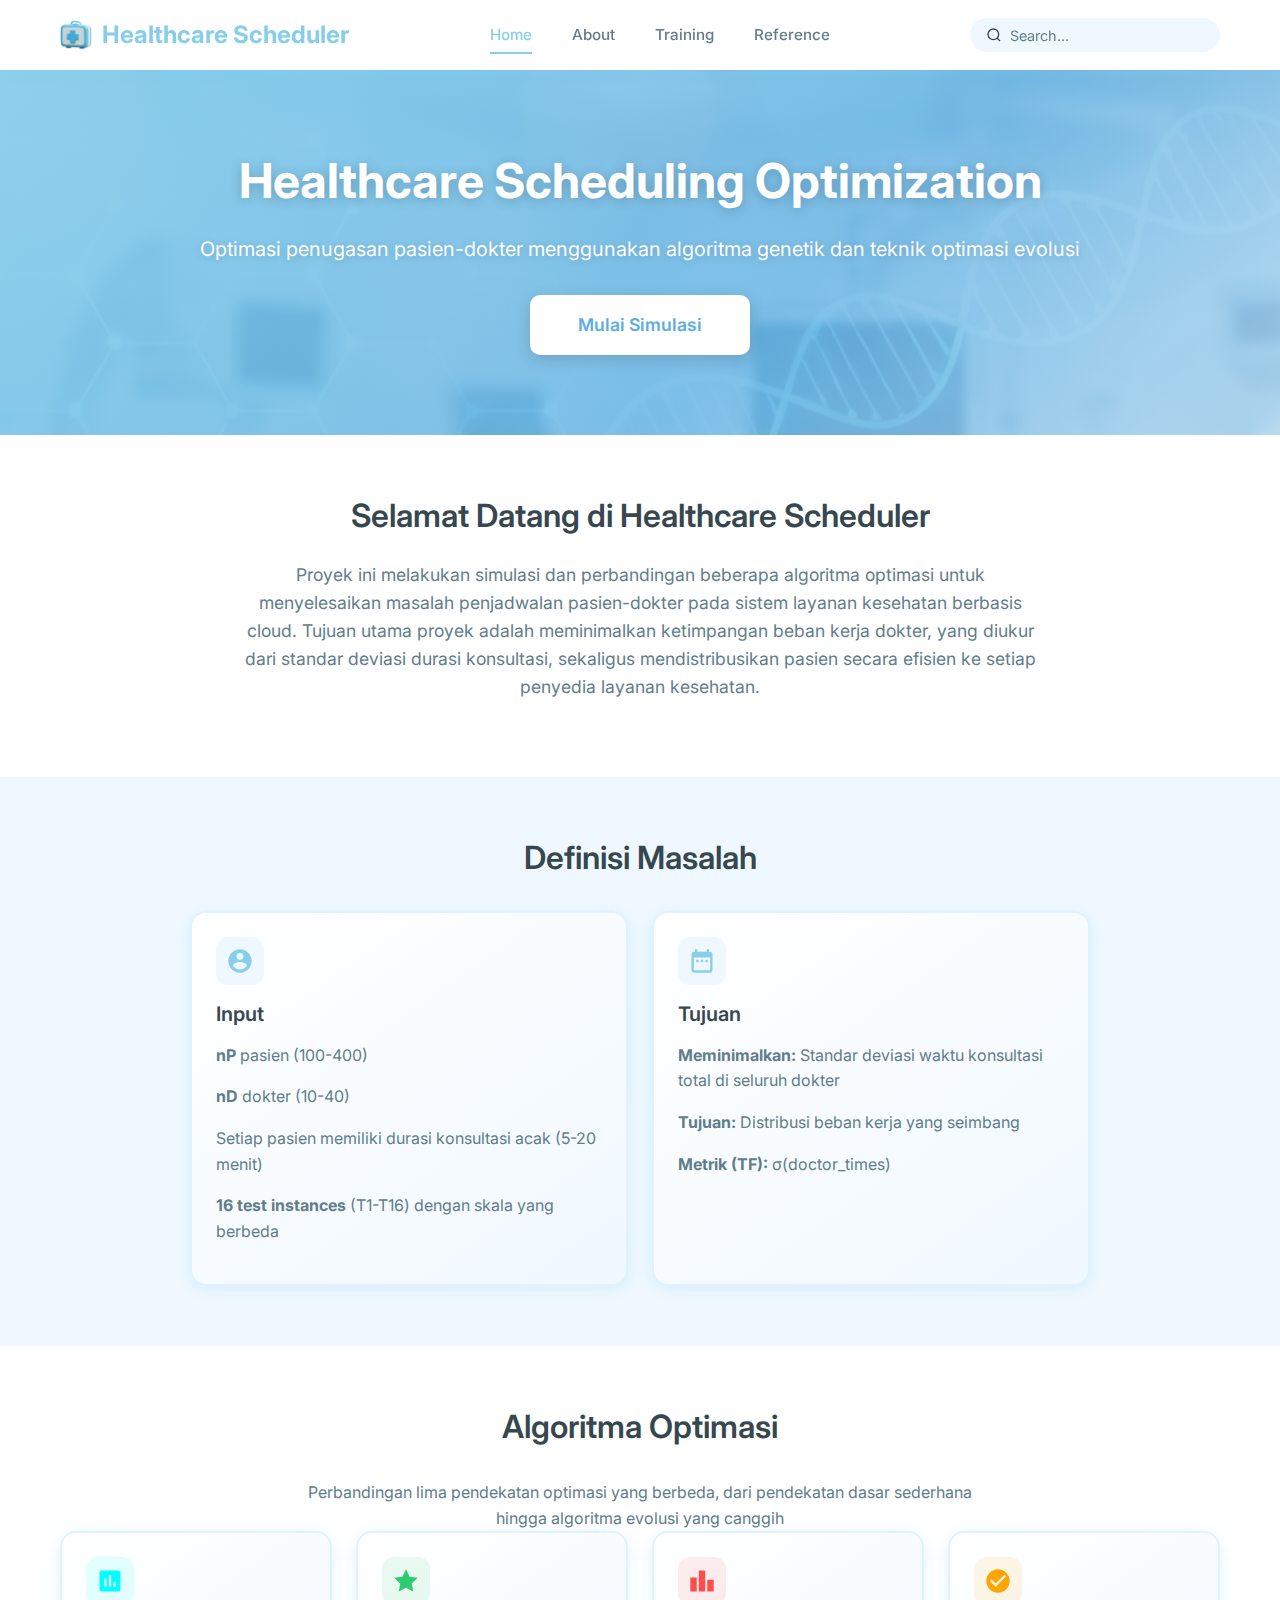
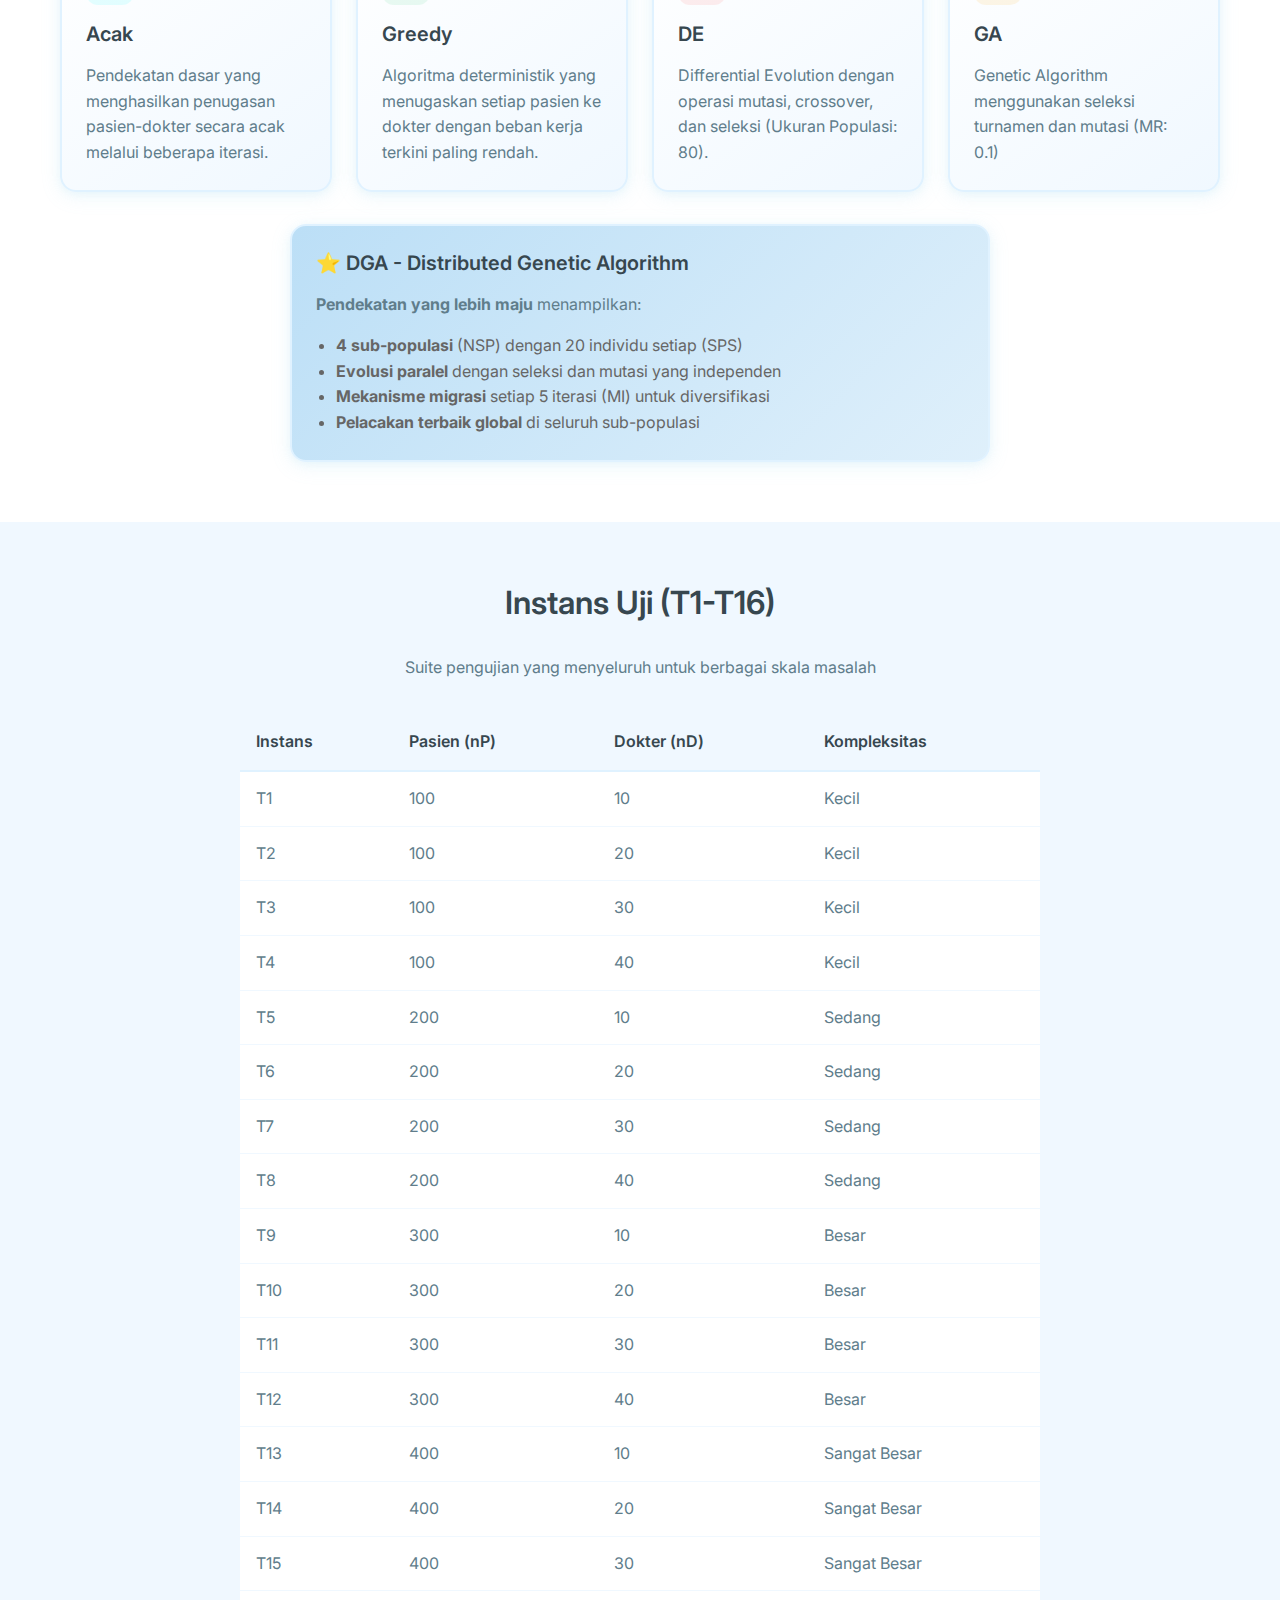
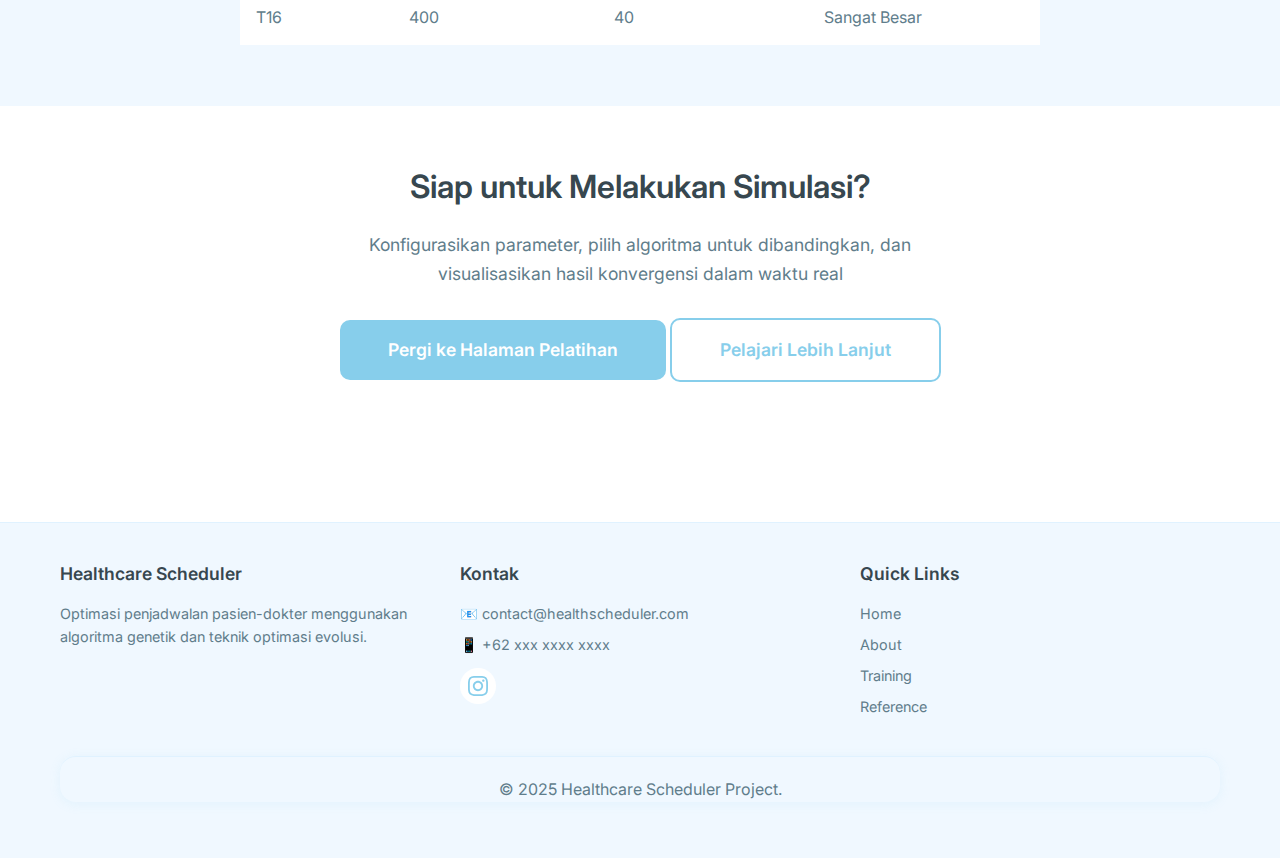
<file: index.html>
<!DOCTYPE html>
<html lang="en">
  <head>
    <meta charset="UTF-8" />
    <meta name="viewport" content="width=device-width, initial-scale=1.0" />
    <meta
      name="description"
      content="Cloud Healthcare Patient-Doctor Scheduling Optimization using Distributed Genetic Algorithm"
    />
    <title>Healthcare Scheduler - Cloud Optimization Platform</title>
    <link rel="stylesheet" href="css/halodoc-theme.css" />
  </head>
  <body class="page-home">
    <!-- ===== Navbar ===== -->
    <nav class="navbar">
      <div class="navbar-container">
        <a href="index.html" class="navbar-logo">
          <img src="images/Logo.png" alt="Logo" style="height: 32px" />
          Healthcare Scheduler
        </a>

        <ul class="navbar-menu">
          <li><a href="index.html">Home</a></li>
          <li><a href="about.html">About</a></li>
          <li><a href="training.html">Training</a></li>
          <li><a href="reference.html">Reference</a></li>
        </ul>

        <div class="navbar-search">
          <svg
            width="18"
            height="18"
            viewBox="0 0 24 24"
            fill="none"
            stroke="currentColor"
            stroke-width="2"
          >
            <circle cx="11" cy="11" r="8"></circle>
            <path d="m21 21-4.35-4.35"></path>
          </svg>
          <input type="text" placeholder="Search..." />
        </div>

        <button class="navbar-toggle">
          <span></span>
          <span></span>
          <span></span>
        </button>
      </div>
    </nav>

    <!-- ===== Hero Section ===== -->
    <section class="hero" style="padding: 80px 0">
      <div class="container">
        <h1>Healthcare Scheduling Optimization</h1>
        <p>
          Optimasi penugasan pasien-dokter menggunakan algoritma genetik dan
          teknik optimasi evolusi
        </p>
        <a
          href="training.html"
          class="btn btn-lg"
          style="background: white; color: #5dade2"
          >Mulai Simulasi</a
        >
      </div>
    </section>

    <!-- ===== Introduction Section ===== -->
    <section class="section">
      <div class="container">
        <div style="max-width: 800px; margin: 0 auto; text-align: center">
          <h2 class="mb-3">Selamat Datang di Healthcare Scheduler</h2>
          <p style="font-size: 1.1rem">
            Proyek ini melakukan simulasi dan perbandingan beberapa algoritma
            optimasi untuk menyelesaikan masalah penjadwalan pasien-dokter pada
            sistem layanan kesehatan berbasis cloud. Tujuan utama proyek adalah
            meminimalkan ketimpangan beban kerja dokter, yang diukur dari
            standar deviasi durasi konsultasi, sekaligus mendistribusikan pasien
            secara efisien ke setiap penyedia layanan kesehatan.
          </p>
        </div>
      </div>
    </section>

    <!-- ===== Problem Overview ===== -->
    <section class="section bg-light">
      <div class="container">
        <h2 class="text-center mb-4">Definisi Masalah</h2>
        <div class="grid grid-2" style="max-width: 900px; margin: 0 auto">
          <div class="card">
            <div class="card-icon">
              <svg
                width="28"
                height="28"
                viewBox="0 0 24 24"
                fill="currentColor"
              >
                <path
                  d="M12 2C6.48 2 2 6.48 2 12s4.48 10 10 10 10-4.48 10-10S17.52 2 12 2zm0 3c1.66 0 3 1.34 3 3s-1.34 3-3 3-3-1.34-3-3 1.34-3 3-3zm0 14.2c-2.5 0-4.71-1.28-6-3.22.03-1.99 4-3.08 6-3.08 1.99 0 5.97 1.09 6 3.08-1.29 1.94-3.5 3.22-6 3.22z"
                />
              </svg>
            </div>
            <h3 class="card-header">Input</h3>
            <div class="card-body">
              <p><strong>nP</strong> pasien (100-400)</p>
              <p><strong>nD</strong> dokter (10-40)</p>
              <p>Setiap pasien memiliki durasi konsultasi acak (5-20 menit)</p>
              <p>
                <strong>16 test instances</strong> (T1-T16) dengan skala yang
                berbeda
              </p>
            </div>
          </div>

          <div class="card">
            <div class="card-icon">
              <svg
                width="28"
                height="28"
                viewBox="0 0 24 24"
                fill="currentColor"
              >
                <path
                  d="M9 11H7v2h2v-2zm4 0h-2v2h2v-2zm4 0h-2v2h2v-2zm2-7h-1V2h-2v2H8V2H6v2H5c-1.11 0-1.99.9-1.99 2L3 20c0 1.1.89 2 2 2h14c1.1 0 2-.9 2-2V6c0-1.1-.9-2-2-2zm0 16H5V9h14v11z"
                />
              </svg>
            </div>
            <h3 class="card-header">Tujuan</h3>
            <div class="card-body">
              <p>
                <strong>Meminimalkan:</strong> Standar deviasi waktu konsultasi
                total di seluruh dokter
              </p>
              <p>
                <strong>Tujuan:</strong> Distribusi beban kerja yang seimbang
              </p>
              <p><strong>Metrik (TF):</strong> σ(doctor_times)</p>
            </div>
          </div>
        </div>
      </div>
    </section>

    <!-- ===== Algorithms Section ===== -->
    <section class="section">
      <div class="container">
        <h2 class="text-center mb-4">Algoritma Optimasi</h2>
        <p class="text-center mb-4" style="max-width: 700px; margin: 0 auto">
          Perbandingan lima pendekatan optimasi yang berbeda, dari pendekatan
          dasar sederhana hingga algoritma evolusi yang canggih
        </p>

        <div class="grid grid-4">
          <div class="card">
            <div
              class="card-icon"
              style="background: rgba(0, 255, 255, 0.1); color: cyan"
            >
              <svg
                width="28"
                height="28"
                viewBox="0 0 24 24"
                fill="currentColor"
              >
                <path
                  d="M19 3H5c-1.1 0-2 .9-2 2v14c0 1.1.9 2 2 2h14c1.1 0 2-.9 2-2V5c0-1.1-.9-2-2-2zM9 17H7v-7h2v7zm4 0h-2V7h2v10zm4 0h-2v-4h2v4z"
                />
              </svg>
            </div>
            <h3 class="card-header">Acak</h3>
            <div class="card-body">
              Pendekatan dasar yang menghasilkan penugasan pasien-dokter secara
              acak melalui beberapa iterasi.
            </div>
          </div>

          <div class="card">
            <div
              class="card-icon"
              style="background: rgba(46, 204, 113, 0.1); color: #2ecc71"
            >
              <svg
                width="28"
                height="28"
                viewBox="0 0 24 24"
                fill="currentColor"
              >
                <path
                  d="M12 2l3.09 6.26L22 9.27l-5 4.87 1.18 6.88L12 17.77l-6.18 3.25L7 14.14 2 9.27l6.91-1.01L12 2z"
                />
              </svg>
            </div>
            <h3 class="card-header">Greedy</h3>
            <div class="card-body">
              Algoritma deterministik yang menugaskan setiap pasien ke dokter
              dengan beban kerja terkini paling rendah.
            </div>
          </div>

          <div class="card">
            <div
              class="card-icon"
              style="background: rgba(255, 77, 77, 0.1); color: #ff4d4d"
            >
              <svg
                width="28"
                height="28"
                viewBox="0 0 24 24"
                fill="currentColor"
              >
                <path
                  d="M7.5 21H2V9h5.5v12zm7.25-18h-5.5v18h5.5V3zM22 11h-5.5v10H22V11z"
                />
              </svg>
            </div>
            <h3 class="card-header">DE</h3>
            <div class="card-body">
              Differential Evolution dengan operasi mutasi, crossover, dan
              seleksi (Ukuran Populasi: 80).
            </div>
          </div>

          <div class="card">
            <div
              class="card-icon"
              style="background: rgba(255, 165, 0, 0.1); color: orange"
            >
              <svg
                width="28"
                height="28"
                viewBox="0 0 24 24"
                fill="currentColor"
              >
                <path
                  d="M12 2C6.48 2 2 6.48 2 12s4.48 10 10 10 10-4.48 10-10S17.52 2 12 2zm-2 15l-5-5 1.41-1.41L10 14.17l7.59-7.59L19 8l-9 9z"
                />
              </svg>
            </div>
            <h3 class="card-header">GA</h3>
            <div class="card-body">
              Genetic Algorithm menggunakan seleksi turnamen dan mutasi (MR:
              0.1)
            </div>
          </div>
        </div>

        <div
          class="card mt-4"
          style="
            max-width: 700px;
            margin: 32px auto 0;
            background: linear-gradient(
              135deg,
              rgba(100, 181, 235, 0.434),
              rgba(100, 181, 235, 0.208)
            );
          "
        >
          <h3 class="card-header color: #666">
            ⭐ DGA - Distributed Genetic Algorithm
          </h3>
          <div class="card-body">
            <p><strong>Pendekatan yang lebih maju</strong> menampilkan:</p>
            <ul style="margin-left: 20px; color: #666">
              <li>
                <strong>4 sub-populasi</strong> (NSP) dengan 20 individu setiap
                (SPS)
              </li>
              <li>
                <strong>Evolusi paralel</strong> dengan seleksi dan mutasi yang
                independen
              </li>
              <li>
                <strong>Mekanisme migrasi</strong> setiap 5 iterasi (MI) untuk
                diversifikasi
              </li>
              <li>
                <strong>Pelacakan terbaik global</strong> di seluruh
                sub-populasi
              </li>
            </ul>
          </div>
        </div>
      </div>
    </section>

    <!-- ===== Test Instances ===== -->
    <section class="section bg-light">
      <div class="container">
        <h2 class="text-center mb-4">Instans Uji (T1-T16)</h2>
        <p class="text-center mb-4">
          Suite pengujian yang menyeluruh untuk berbagai skala masalah
        </p>

        <div class="table-container" style="max-width: 800px; margin: 0 auto">
          <table class="table">
            <thead>
              <tr>
                <th>Instans</th>
                <th>Pasien (nP)</th>
                <th>Dokter (nD)</th>
                <th>Kompleksitas</th>
              </tr>
            </thead>
            <tbody>
              <tr>
                <td>T1</td>
                <td>100</td>
                <td>10</td>
                <td>Kecil</td>
              </tr>
              <tr>
                <td>T2</td>
                <td>100</td>
                <td>20</td>
                <td>Kecil</td>
              </tr>
              <tr>
                <td>T3</td>
                <td>100</td>
                <td>30</td>
                <td>Kecil</td>
              </tr>
              <tr>
                <td>T4</td>
                <td>100</td>
                <td>40</td>
                <td>Kecil</td>
              </tr>
              <tr>
                <td>T5</td>
                <td>200</td>
                <td>10</td>
                <td>Sedang</td>
              </tr>
              <tr>
                <td>T6</td>
                <td>200</td>
                <td>20</td>
                <td>Sedang</td>
              </tr>
              <tr>
                <td>T7</td>
                <td>200</td>
                <td>30</td>
                <td>Sedang</td>
              </tr>
              <tr>
                <td>T8</td>
                <td>200</td>
                <td>40</td>
                <td>Sedang</td>
              </tr>
              <tr>
                <td>T9</td>
                <td>300</td>
                <td>10</td>
                <td>Besar</td>
              </tr>
              <tr>
                <td>T10</td>
                <td>300</td>
                <td>20</td>
                <td>Besar</td>
              </tr>
              <tr>
                <td>T11</td>
                <td>300</td>
                <td>30</td>
                <td>Besar</td>
              </tr>
              <tr>
                <td>T12</td>
                <td>300</td>
                <td>40</td>
                <td>Besar</td>
              </tr>
              <tr>
                <td>T13</td>
                <td>400</td>
                <td>10</td>
                <td>Sangat Besar</td>
              </tr>
              <tr>
                <td>T14</td>
                <td>400</td>
                <td>20</td>
                <td>Sangat Besar</td>
              </tr>
              <tr>
                <td>T15</td>
                <td>400</td>
                <td>30</td>
                <td>Sangat Besar</td>
              </tr>
              <tr>
                <td>T16</td>
                <td>400</td>
                <td>40</td>
                <td>Sangat Besar</td>
              </tr>
            </tbody>
          </table>
        </div>
      </div>
    </section>

    <!-- ===== CTA Section ===== -->
    <section class="section">
      <div class="container text-center">
        <h2 class="mb-3">Siap untuk Melakukan Simulasi?</h2>
        <p
          class="mb-4"
          style="font-size: 1.1rem; max-width: 600px; margin: 0 auto 30px"
        >
          Konfigurasikan parameter, pilih algoritma untuk dibandingkan, dan
          visualisasikan hasil konvergensi dalam waktu real
        </p>
        <a href="training.html" class="btn btn-primary btn-lg"
          >Pergi ke Halaman Pelatihan</a
        >
        <a href="about.html" class="btn btn-outline btn-lg ml-2"
          >Pelajari Lebih Lanjut</a
        >
      </div>
    </section>

    <!-- ===== Footer ===== -->
    <footer class="footer">
      <div class="footer-container">
        <div class="footer-content">
          <div class="footer-section">
            <h4>Healthcare Scheduler</h4>
            <p>
              Optimasi penjadwalan pasien-dokter menggunakan algoritma genetik
              dan teknik optimasi evolusi.
            </p>
          </div>

          <div class="footer-section">
            <h4>Kontak</h4>
            <p>📧 contact@healthscheduler.com</p>
            <p>📱 +62 xxx xxxx xxxx</p>
            <div class="footer-social">
              <a href="#" title="Instagram">
                <svg
                  width="20"
                  height="20"
                  viewBox="0 0 24 24"
                  fill="currentColor"
                >
                  <path
                    d="M12 2.163c3.204 0 3.584.012 4.85.07 3.252.148 4.771 1.691 4.919 4.919.058 1.265.069 1.645.069 4.849 0 3.205-.012 3.584-.069 4.849-.149 3.225-1.664 4.771-4.919 4.919-1.266.058-1.644.07-4.85.07-3.204 0-3.584-.012-4.849-.07-3.26-.149-4.771-1.699-4.919-4.92-.058-1.265-.07-1.644-.07-4.849 0-3.204.013-3.583.07-4.849.149-3.227 1.664-4.771 4.919-4.919 1.266-.057 1.645-.069 4.849-.069zm0-2.163c-3.259 0-3.667.014-4.947.072-4.358.2-6.78 2.618-6.98 6.98-.059 1.281-.073 1.689-.073 4.948 0 3.259.014 3.668.072 4.948.2 4.358 2.618 6.78 6.98 6.98 1.281.058 1.689.072 4.948.072 3.259 0 3.668-.014 4.948-.072 4.354-.2 6.782-2.618 6.979-6.98.059-1.28.073-1.689.073-4.948 0-3.259-.014-3.667-.072-4.947-.196-4.354-2.617-6.78-6.979-6.98-1.281-.059-1.69-.073-4.949-.073zm0 5.838c-3.403 0-6.162 2.759-6.162 6.162s2.759 6.163 6.162 6.163 6.162-2.759 6.162-6.163c0-3.403-2.759-6.162-6.162-6.162zm0 10.162c-2.209 0-4-1.79-4-4 0-2.209 1.791-4 4-4s4 1.791 4 4c0 2.21-1.791 4-4 4zm6.406-11.845c-.796 0-1.441.645-1.441 1.44s.645 1.44 1.441 1.44c.795 0 1.439-.645 1.439-1.44s-.644-1.44-1.439-1.44z"
                  />
                </svg>
              </a>
            </div>
          </div>

          <div class="footer-section">
            <h4>Quick Links</h4>
            <p><a href="index.html">Home</a></p>
            <p><a href="about.html">About</a></p>
            <p><a href="training.html">Training</a></p>
            <p><a href="reference.html">Reference</a></p>
          </div>
        </div>

        <div class="footer-bottom">
          <p>&copy; 2025 Healthcare Scheduler Project.</p>
        </div>
      </div>
    </footer>

    <script src="js/main.js"></script>
  </body>
</html>
</file>
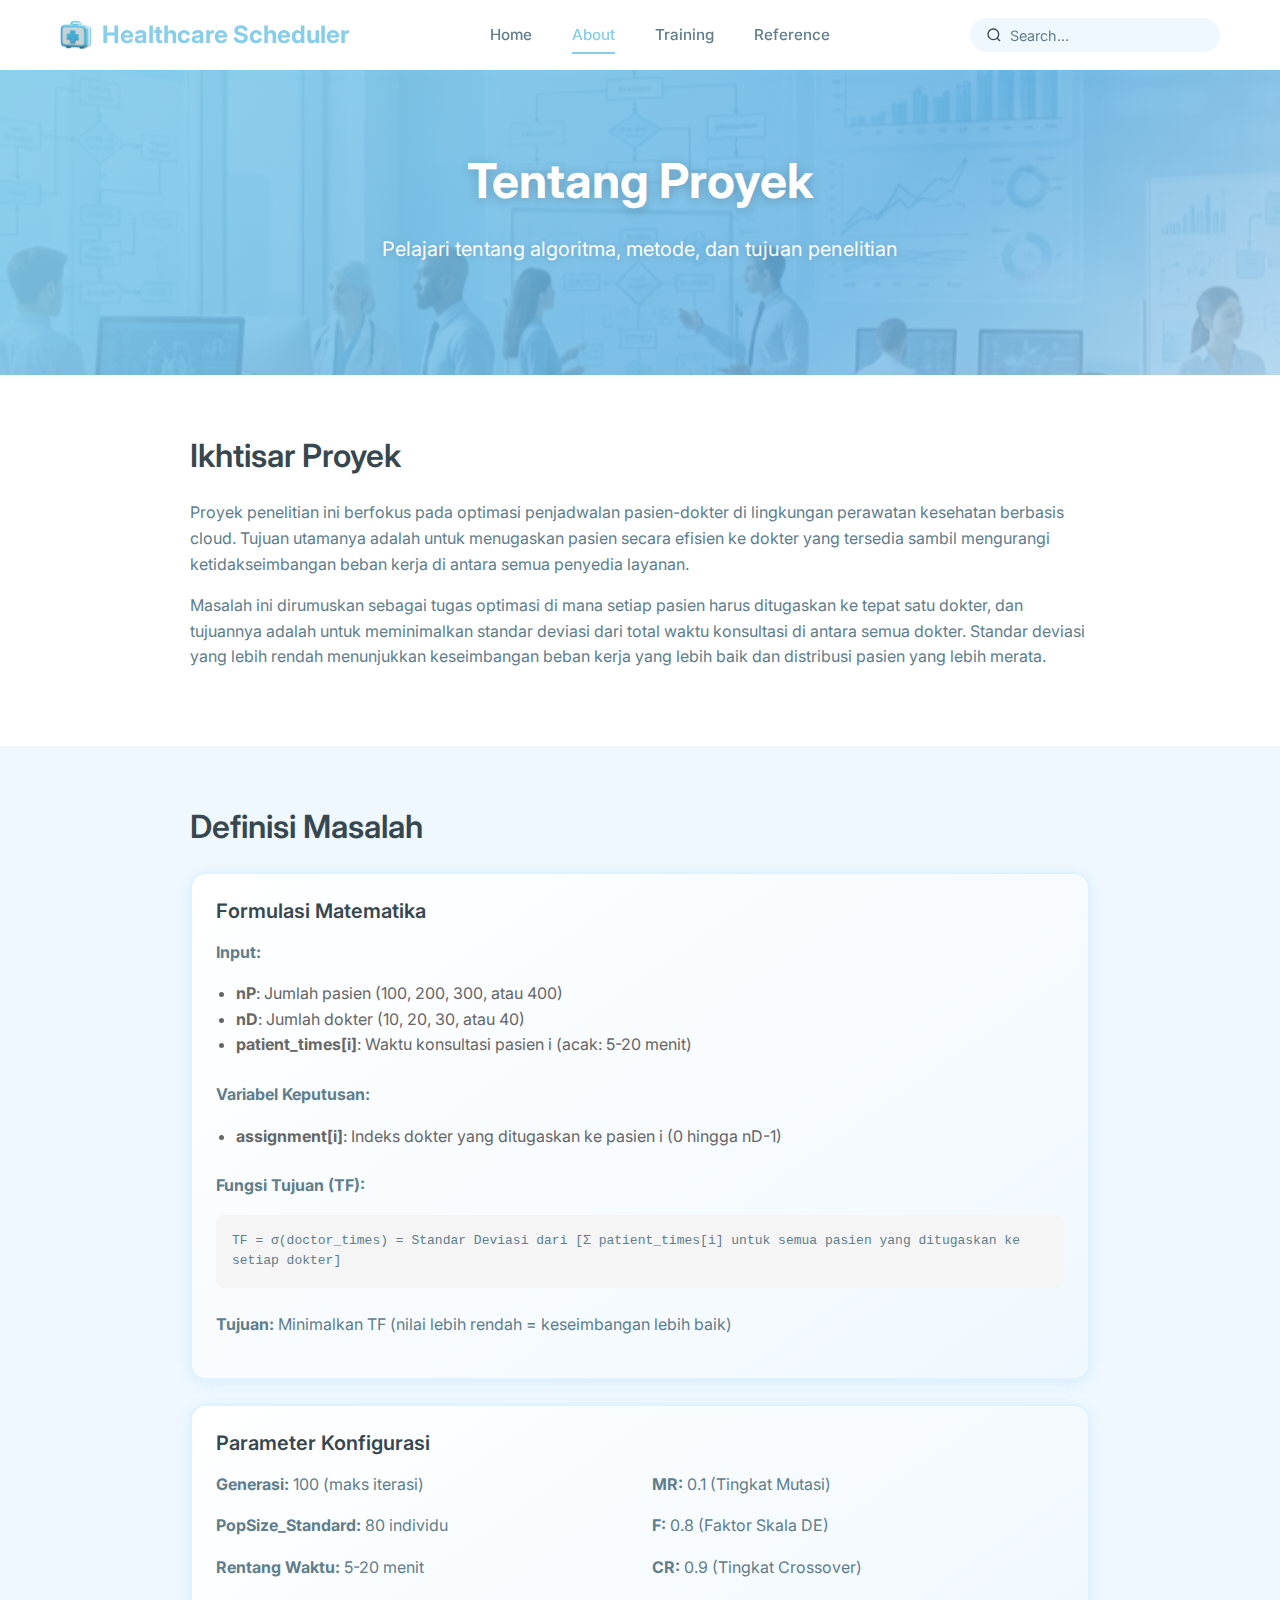
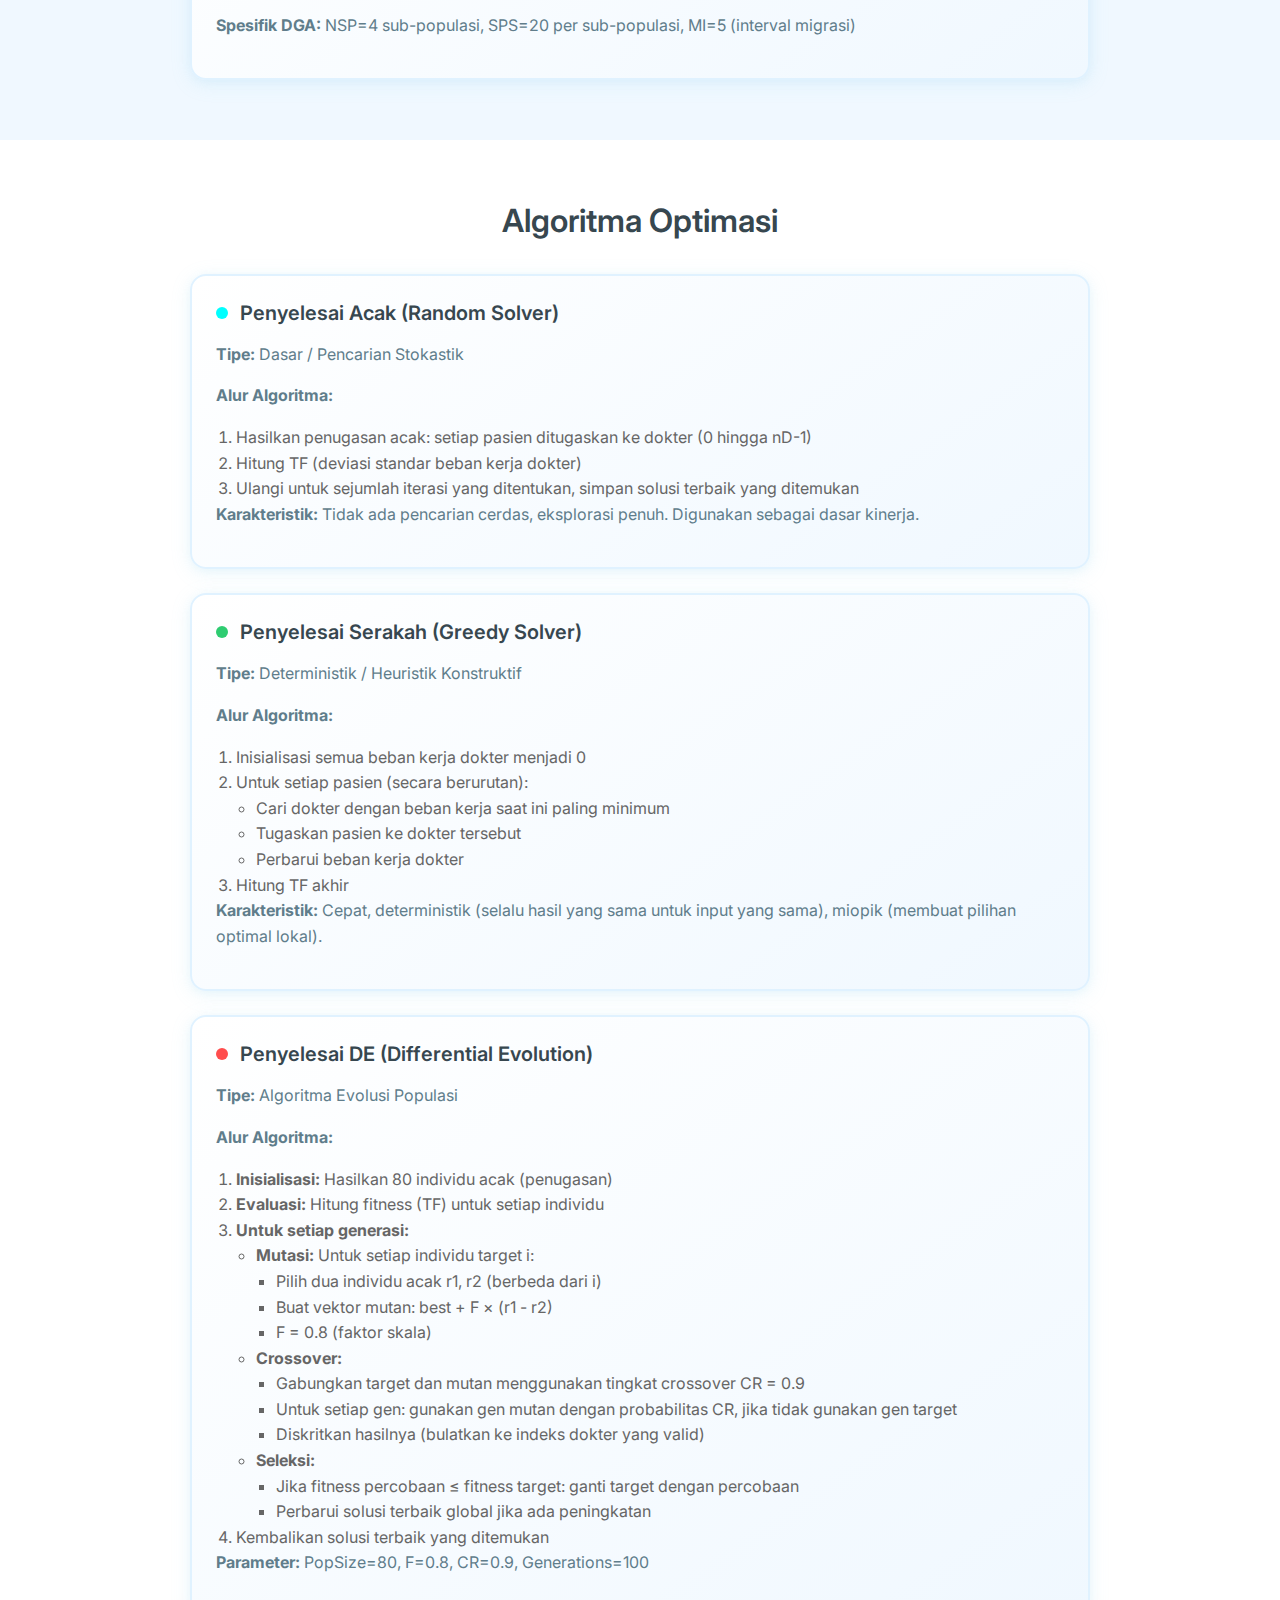
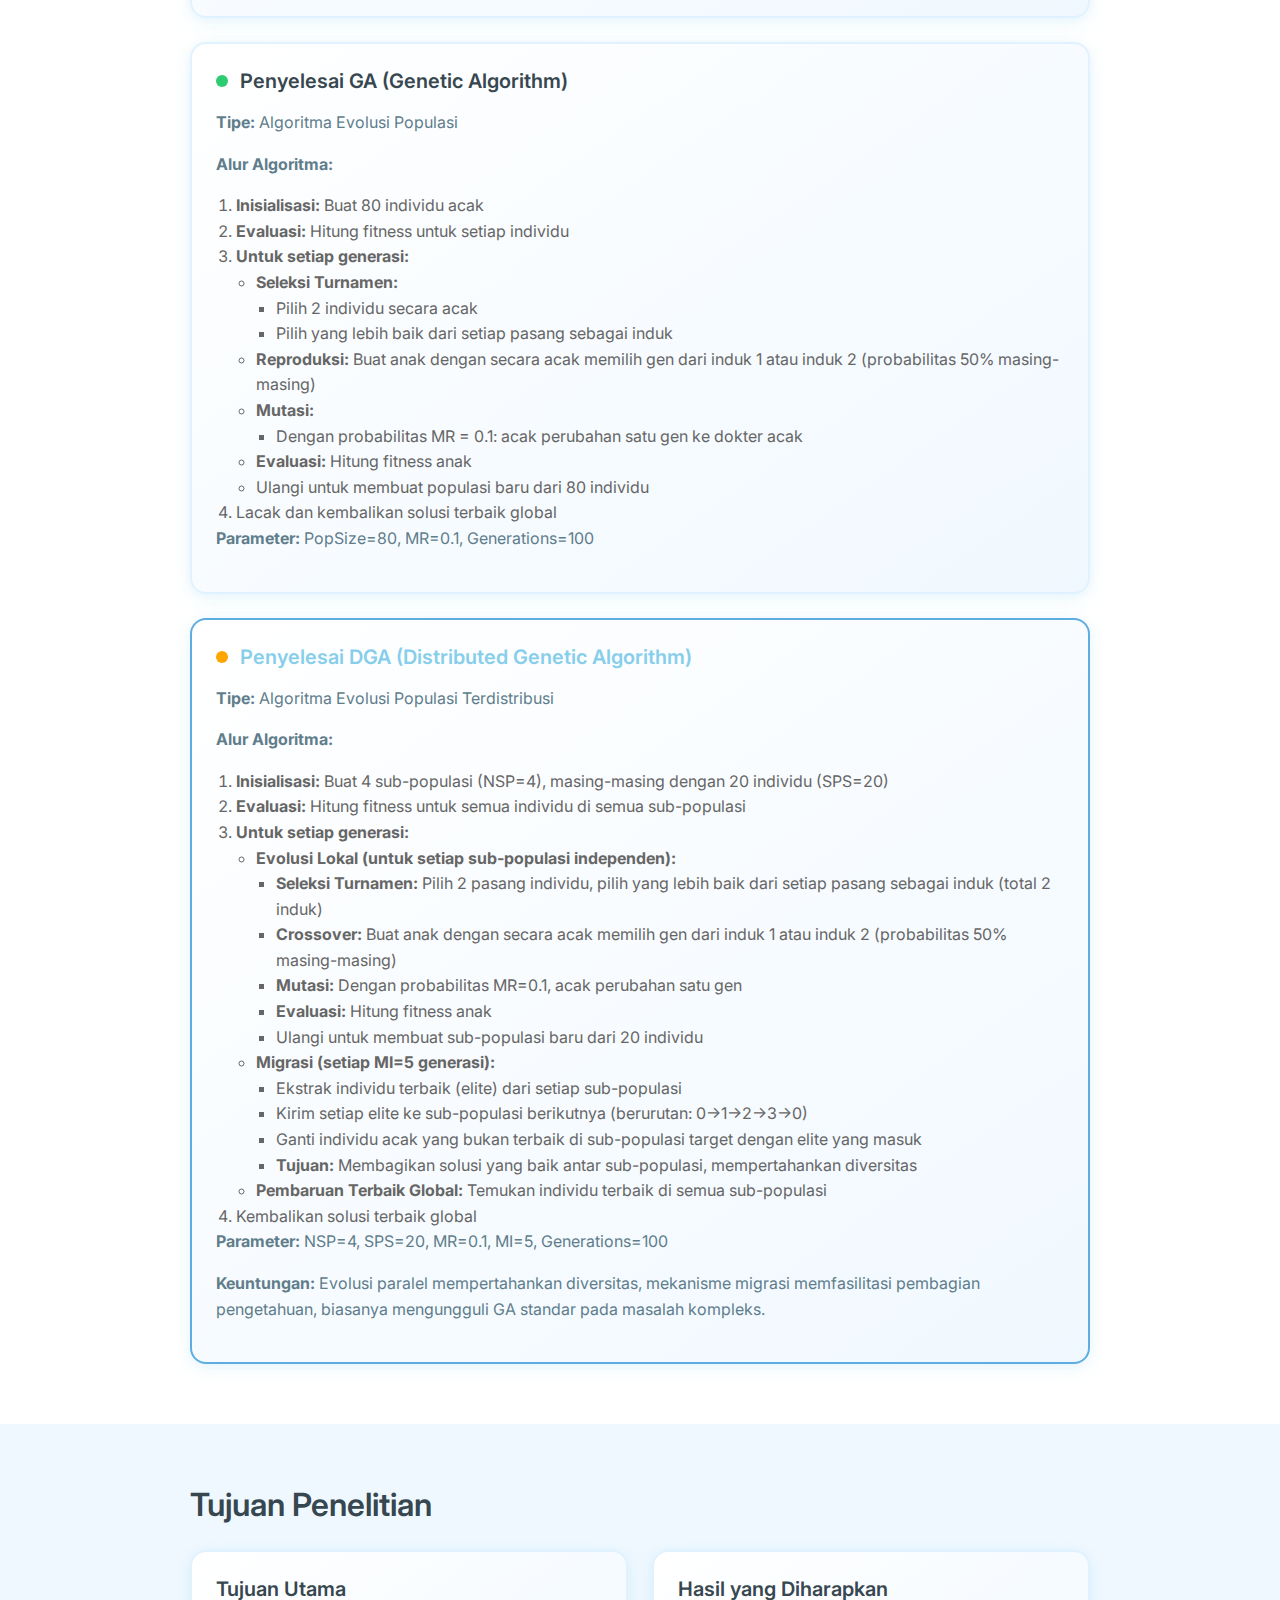
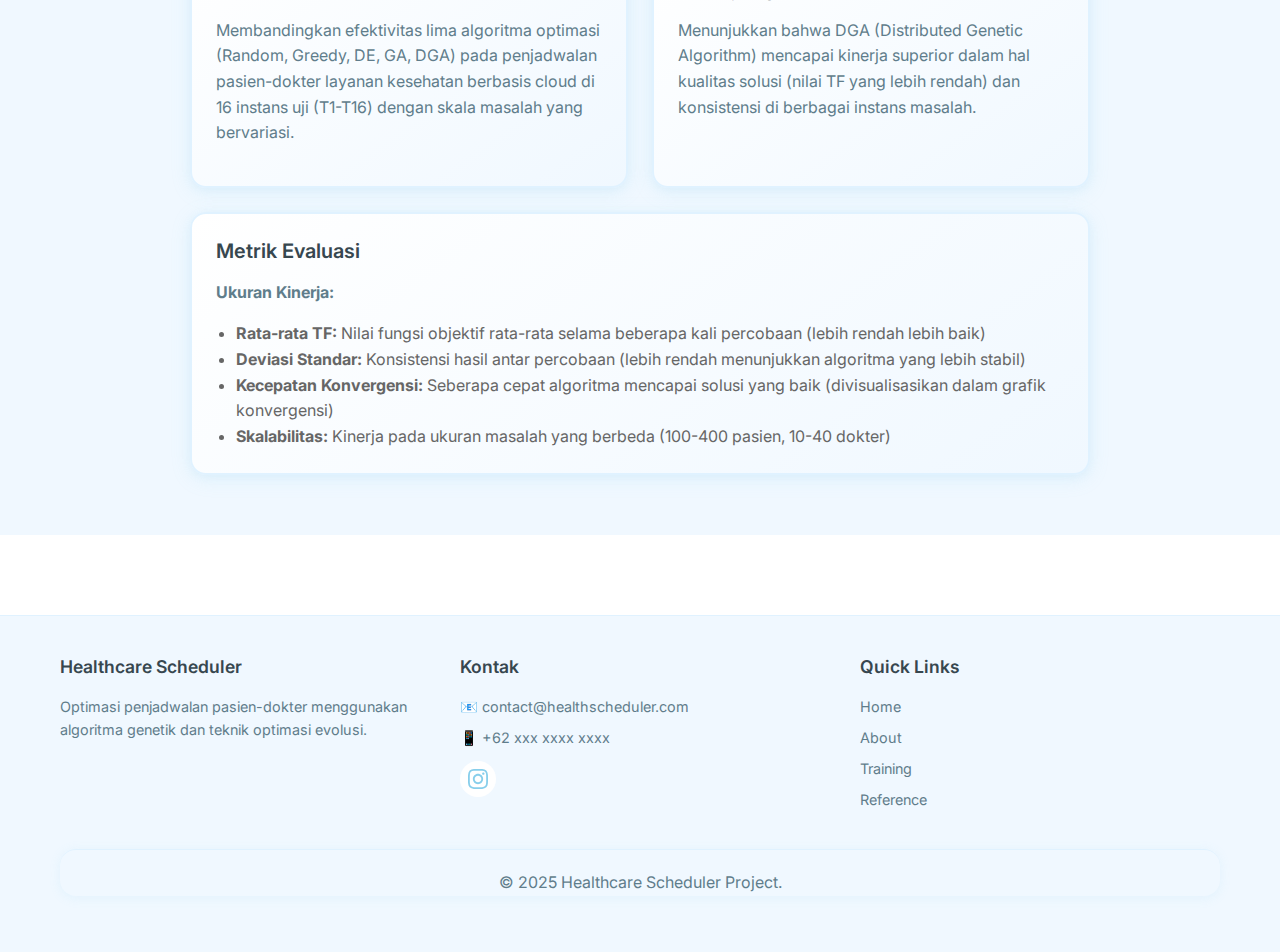
<file: about.html>
<!DOCTYPE html>
<html lang="en">
  <head>
    <meta charset="UTF-8" />
    <meta name="viewport" content="width=device-width, initial-scale=1.0" />
    <meta
      name="description"
      content="Learn about cloud healthcare scheduling optimization algorithms"
    />
    <title>About - Healthcare Scheduler</title>
    <link rel="stylesheet" href="css/halodoc-theme.css" />
  </head>
  <body class="page-about">
    <!-- ===== Navbar ===== -->
    <nav class="navbar">
      <div class="navbar-container">
        <a href="index.html" class="navbar-logo">
          <img src="images/Logo.png" alt="Logo" style="height: 32px" />
          Healthcare Scheduler
        </a>

        <ul class="navbar-menu">
          <li><a href="index.html">Home</a></li>
          <li><a href="about.html">About</a></li>
          <li><a href="training.html">Training</a></li>
          <li><a href="reference.html">Reference</a></li>
        </ul>

        <div class="navbar-search">
          <svg
            width="18"
            height="18"
            viewBox="0 0 24 24"
            fill="none"
            stroke="currentColor"
            stroke-width="2"
          >
            <circle cx="11" cy="11" r="8"></circle>
            <path d="m21 21-4.35-4.35"></path>
          </svg>
          <input type="text" placeholder="Search..." />
        </div>

        <button class="navbar-toggle">
          <span></span>
          <span></span>
          <span></span>
        </button>
      </div>
    </nav>

    <!-- ===== Page Header ===== -->
    <section class="hero" style="padding: 80px 0">
      <div class="container">
        <h1>Tentang Proyek</h1>
        <p>Pelajari tentang algoritma, metode, dan tujuan penelitian</p>
      </div>
    </section>

    <!-- ===== Ikhtisar Proyek ===== -->
    <section class="section">
      <div class="container">
        <div style="max-width: 900px; margin: 0 auto">
          <h2 class="mb-3">Ikhtisar Proyek</h2>
          <p>
            Proyek penelitian ini berfokus pada optimasi penjadwalan
            pasien-dokter di lingkungan perawatan kesehatan berbasis cloud.
            Tujuan utamanya adalah untuk menugaskan pasien secara efisien ke
            dokter yang tersedia sambil mengurangi ketidakseimbangan beban kerja
            di antara semua penyedia layanan.
          </p>
          <p>
            Masalah ini dirumuskan sebagai tugas optimasi di mana setiap pasien
            harus ditugaskan ke tepat satu dokter, dan tujuannya adalah untuk
            meminimalkan standar deviasi dari total waktu konsultasi di antara
            semua dokter. Standar deviasi yang lebih rendah menunjukkan
            keseimbangan beban kerja yang lebih baik dan distribusi pasien yang
            lebih merata.
          </p>
        </div>
      </div>
    </section>

    <!-- ===== Definisi Masalah ===== -->
    <section class="section bg-light">
      <div class="container">
        <div style="max-width: 900px; margin: 0 auto">
          <h2 class="mb-3">Definisi Masalah</h2>

          <div class="card mb-3">
            <h3 class="card-header">Formulasi Matematika</h3>
            <div class="card-body">
              <p><strong>Input:</strong></p>
              <ul style="margin-left: 20px; color: #666">
                <li>
                  <strong>nP</strong>: Jumlah pasien (100, 200, 300, atau 400)
                </li>
                <li>
                  <strong>nD</strong>: Jumlah dokter (10, 20, 30, atau 40)
                </li>
                <li>
                  <strong>patient_times[i]</strong>: Waktu konsultasi pasien i
                  (acak: 5-20 menit)
                </li>
              </ul>

              <p class="mt-3"><strong>Variabel Keputusan:</strong></p>
              <ul style="margin-left: 20px; color: #666">
                <li>
                  <strong>assignment[i]</strong>: Indeks dokter yang ditugaskan
                  ke pasien i (0 hingga nD-1)
                </li>
              </ul>

              <p class="mt-3"><strong>Fungsi Tujuan (TF):</strong></p>
              <p
                style="
                  padding: 16px;
                  background: #f5f5f5;
                  border-radius: 8px;
                  font-family: monospace;
                  margin-top: 12px;
                "
              >
                TF = σ(doctor_times) = Standar Deviasi dari [Σ patient_times[i]
                untuk semua pasien yang ditugaskan ke setiap dokter]
              </p>

              <p class="mt-3">
                <strong>Tujuan:</strong> Minimalkan TF (nilai lebih rendah =
                keseimbangan lebih baik)
              </p>
            </div>
          </div>

          <div class="card">
            <h3 class="card-header">Parameter Konfigurasi</h3>
            <div class="card-body">
              <div class="grid grid-2">
                <div>
                  <p><strong>Generasi:</strong> 100 (maks iterasi)</p>
                  <p><strong>PopSize_Standard:</strong> 80 individu</p>
                  <p><strong>Rentang Waktu:</strong> 5-20 menit</p>
                </div>
                <div>
                  <p><strong>MR:</strong> 0.1 (Tingkat Mutasi)</p>
                  <p><strong>F:</strong> 0.8 (Faktor Skala DE)</p>
                  <p><strong>CR:</strong> 0.9 (Tingkat Crossover)</p>
                </div>
              </div>
              <p class="mt-2">
                <strong>Spesifik DGA:</strong> NSP=4 sub-populasi, SPS=20 per
                sub-populasi, MI=5 (interval migrasi)
              </p>
            </div>
          </div>
        </div>
      </div>
    </section>

    <!-- ===== Algoritma ===== -->
    <section class="section">
      <div class="container">
        <h2 class="text-center mb-4">Algoritma Optimasi</h2>
        <div style="max-width: 900px; margin: 0 auto">
          <!-- Random Solver -->
          <div class="card mb-3">
            <h3 class="card-header flex" style="align-items: center; gap: 12px">
              <span
                style="
                  display: inline-block;
                  width: 12px;
                  height: 12px;
                  background: cyan;
                  border-radius: 50%;
                "
              ></span>
              Penyelesai Acak (Random Solver)
            </h3>
            <div class="card-body">
              <p><strong>Tipe:</strong> Dasar / Pencarian Stokastik</p>
              <p><strong>Alur Algoritma:</strong></p>
              <ol style="margin-left: 20px; color: #666">
                <li>
                  Hasilkan penugasan acak: setiap pasien ditugaskan ke dokter (0
                  hingga nD-1)
                </li>
                <li>Hitung TF (deviasi standar beban kerja dokter)</li>
                <li>
                  Ulangi untuk sejumlah iterasi yang ditentukan, simpan solusi
                  terbaik yang ditemukan
                </li>
              </ol>
              <p>
                <strong>Karakteristik:</strong> Tidak ada pencarian cerdas,
                eksplorasi penuh. Digunakan sebagai dasar kinerja.
              </p>
            </div>
          </div>

          <!-- Greedy Solver -->
          <div class="card mb-3">
            <h3 class="card-header flex" style="align-items: center; gap: 12px">
              <span
                style="
                  display: inline-block;
                  width: 12px;
                  height: 12px;
                  background: #2ecc71;
                  border-radius: 50%;
                "
              ></span>
              Penyelesai Serakah (Greedy Solver)
            </h3>
            <div class="card-body">
              <p>
                <strong>Tipe:</strong> Deterministik / Heuristik Konstruktif
              </p>
              <p><strong>Alur Algoritma:</strong></p>
              <ol style="margin-left: 20px; color: #666">
                <li>Inisialisasi semua beban kerja dokter menjadi 0</li>
                <li>
                  Untuk setiap pasien (secara berurutan):
                  <ul style="margin-left: 20px">
                    <li>
                      Cari dokter dengan beban kerja saat ini paling minimum
                    </li>
                    <li>Tugaskan pasien ke dokter tersebut</li>
                    <li>Perbarui beban kerja dokter</li>
                  </ul>
                </li>
                <li>Hitung TF akhir</li>
              </ol>
              <p>
                <strong>Karakteristik:</strong> Cepat, deterministik (selalu
                hasil yang sama untuk input yang sama), miopik (membuat pilihan
                optimal lokal).
              </p>
            </div>
          </div>

          <!-- DE Solver -->
          <div class="card mb-3">
            <h3 class="card-header flex" style="align-items: center; gap: 12px">
              <span
                style="
                  display: inline-block;
                  width: 12px;
                  height: 12px;
                  background: #ff4d4d;
                  border-radius: 50%;
                "
              ></span>
              Penyelesai DE (Differential Evolution)
            </h3>
            <div class="card-body">
              <p><strong>Tipe:</strong> Algoritma Evolusi Populasi</p>
              <p><strong>Alur Algoritma:</strong></p>
              <ol style="margin-left: 20px; color: #666">
                <li>
                  <strong>Inisialisasi:</strong> Hasilkan 80 individu acak
                  (penugasan)
                </li>
                <li>
                  <strong>Evaluasi:</strong> Hitung fitness (TF) untuk setiap
                  individu
                </li>
                <li>
                  <strong>Untuk setiap generasi:</strong>
                  <ul style="margin-left: 20px">
                    <li>
                      <strong>Mutasi:</strong> Untuk setiap individu target i:
                      <ul style="margin-left: 20px">
                        <li>Pilih dua individu acak r1, r2 (berbeda dari i)</li>
                        <li>Buat vektor mutan: best + F × (r1 - r2)</li>
                        <li>F = 0.8 (faktor skala)</li>
                      </ul>
                    </li>
                    <li>
                      <strong>Crossover:</strong>
                      <ul style="margin-left: 20px">
                        <li>
                          Gabungkan target dan mutan menggunakan tingkat
                          crossover CR = 0.9
                        </li>
                        <li>
                          Untuk setiap gen: gunakan gen mutan dengan
                          probabilitas CR, jika tidak gunakan gen target
                        </li>
                        <li>
                          Diskritkan hasilnya (bulatkan ke indeks dokter yang
                          valid)
                        </li>
                      </ul>
                    </li>
                    <li>
                      <strong>Seleksi:</strong>
                      <ul style="margin-left: 20px">
                        <li>
                          Jika fitness percobaan ≤ fitness target: ganti target
                          dengan percobaan
                        </li>
                        <li>
                          Perbarui solusi terbaik global jika ada peningkatan
                        </li>
                      </ul>
                    </li>
                  </ul>
                </li>
                <li>Kembalikan solusi terbaik yang ditemukan</li>
              </ol>
              <p>
                <strong>Parameter:</strong> PopSize=80, F=0.8, CR=0.9,
                Generations=100
              </p>
            </div>
          </div>

          <!-- GA Solver -->
          <div class="card mb-3">
            <h3 class="card-header flex" style="align-items: center; gap: 12px">
              <span
                style="
                  display: inline-block;
                  width: 12px;
                  height: 12px;
                  background: #2ecc71;
                  border-radius: 50%;
                "
              ></span>
              Penyelesai GA (Genetic Algorithm)
            </h3>
            <div class="card-body">
              <p><strong>Tipe:</strong> Algoritma Evolusi Populasi</p>
              <p><strong>Alur Algoritma:</strong></p>
              <ol style="margin-left: 20px; color: #666">
                <li><strong>Inisialisasi:</strong> Buat 80 individu acak</li>
                <li>
                  <strong>Evaluasi:</strong> Hitung fitness untuk setiap
                  individu
                </li>
                <li>
                  <strong>Untuk setiap generasi:</strong>
                  <ul style="margin-left: 20px">
                    <li>
                      <strong>Seleksi Turnamen:</strong>
                      <ul style="margin-left: 20px">
                        <li>Pilih 2 individu secara acak</li>
                        <li>
                          Pilih yang lebih baik dari setiap pasang sebagai induk
                        </li>
                      </ul>
                    </li>
                    <li>
                      <strong>Reproduksi:</strong> Buat anak dengan secara acak
                      memilih gen dari induk 1 atau induk 2 (probabilitas 50%
                      masing-masing)
                    </li>
                    <li>
                      <strong>Mutasi:</strong>
                      <ul style="margin-left: 20px">
                        <li>
                          Dengan probabilitas MR = 0.1: acak perubahan satu gen
                          ke dokter acak
                        </li>
                      </ul>
                    </li>
                    <li><strong>Evaluasi:</strong> Hitung fitness anak</li>
                    <li>Ulangi untuk membuat populasi baru dari 80 individu</li>
                  </ul>
                </li>
                <li>Lacak dan kembalikan solusi terbaik global</li>
              </ol>
              <p>
                <strong>Parameter:</strong> PopSize=80, MR=0.1, Generations=100
              </p>
            </div>
          </div>

          <!-- DGA Solver -->
          <div class="card" style="border: 2px solid #5dade2">
            <h3
              class="card-header flex text-red"
              style="align-items: center; gap: 12px"
            >
              <span
                style="
                  display: inline-block;
                  width: 12px;
                  height: 12px;
                  background: orange;
                  border-radius: 50%;
                "
              ></span>
              Penyelesai DGA (Distributed Genetic Algorithm)
            </h3>
            <div class="card-body">
              <p>
                <strong>Tipe:</strong> Algoritma Evolusi Populasi Terdistribusi
              </p>
              <p><strong>Alur Algoritma:</strong></p>
              <ol style="margin-left: 20px; color: #666">
                <li>
                  <strong>Inisialisasi:</strong> Buat 4 sub-populasi (NSP=4),
                  masing-masing dengan 20 individu (SPS=20)
                </li>
                <li>
                  <strong>Evaluasi:</strong> Hitung fitness untuk semua individu
                  di semua sub-populasi
                </li>
                <li>
                  <strong>Untuk setiap generasi:</strong>
                  <ul style="margin-left: 20px">
                    <li>
                      <strong
                        >Evolusi Lokal (untuk setiap sub-populasi
                        independen):</strong
                      >
                      <ul style="margin-left: 20px">
                        <li>
                          <strong>Seleksi Turnamen:</strong> Pilih 2 pasang
                          individu, pilih yang lebih baik dari setiap pasang
                          sebagai induk (total 2 induk)
                        </li>
                        <li>
                          <strong>Crossover:</strong> Buat anak dengan secara
                          acak memilih gen dari induk 1 atau induk 2
                          (probabilitas 50% masing-masing)
                        </li>
                        <li>
                          <strong>Mutasi:</strong> Dengan probabilitas MR=0.1,
                          acak perubahan satu gen
                        </li>
                        <li><strong>Evaluasi:</strong> Hitung fitness anak</li>
                        <li>
                          Ulangi untuk membuat sub-populasi baru dari 20
                          individu
                        </li>
                      </ul>
                    </li>
                    <li>
                      <strong>Migrasi (setiap MI=5 generasi):</strong>
                      <ul style="margin-left: 20px">
                        <li>
                          Ekstrak individu terbaik (elite) dari setiap
                          sub-populasi
                        </li>
                        <li>
                          Kirim setiap elite ke sub-populasi berikutnya
                          (berurutan: 0→1→2→3→0)
                        </li>
                        <li>
                          Ganti individu acak yang bukan terbaik di sub-populasi
                          target dengan elite yang masuk
                        </li>
                        <li>
                          <strong>Tujuan:</strong> Membagikan solusi yang baik
                          antar sub-populasi, mempertahankan diversitas
                        </li>
                      </ul>
                    </li>
                    <li>
                      <strong>Pembaruan Terbaik Global:</strong> Temukan
                      individu terbaik di semua sub-populasi
                    </li>
                  </ul>
                </li>
                <li>Kembalikan solusi terbaik global</li>
              </ol>
              <p>
                <strong>Parameter:</strong> NSP=4, SPS=20, MR=0.1, MI=5,
                Generations=100
              </p>
              <p class="mt-2">
                <strong>Keuntungan:</strong> Evolusi paralel mempertahankan
                diversitas, mekanisme migrasi memfasilitasi pembagian
                pengetahuan, biasanya mengungguli GA standar pada masalah
                kompleks.
              </p>
            </div>
          </div>
        </div>
      </div>
    </section>

    <!-- ===== Tujuan Penelitian ===== -->
    <section class="section bg-light">
      <div class="container">
        <div style="max-width: 900px; margin: 0 auto">
          <h2 class="mb-3">Tujuan Penelitian</h2>

          <div class="grid grid-2">
            <div class="card">
              <h3 class="card-header">Tujuan Utama</h3>
              <div class="card-body">
                <p>
                  Membandingkan efektivitas lima algoritma optimasi (Random,
                  Greedy, DE, GA, DGA) pada penjadwalan pasien-dokter layanan
                  kesehatan berbasis cloud di 16 instans uji (T1-T16) dengan
                  skala masalah yang bervariasi.
                </p>
              </div>
            </div>

            <div class="card">
              <h3 class="card-header">Hasil yang Diharapkan</h3>
              <div class="card-body">
                <p>
                  Menunjukkan bahwa DGA (Distributed Genetic Algorithm) mencapai
                  kinerja superior dalam hal kualitas solusi (nilai TF yang
                  lebih rendah) dan konsistensi di berbagai instans masalah.
                </p>
              </div>
            </div>
          </div>

          <div class="card mt-3">
            <h3 class="card-header">Metrik Evaluasi</h3>
            <div class="card-body">
              <p><strong>Ukuran Kinerja:</strong></p>
              <ul style="margin-left: 20px; color: #666">
                <li>
                  <strong>Rata-rata TF:</strong> Nilai fungsi objektif rata-rata
                  selama beberapa kali percobaan (lebih rendah lebih baik)
                </li>
                <li>
                  <strong>Deviasi Standar:</strong> Konsistensi hasil antar
                  percobaan (lebih rendah menunjukkan algoritma yang lebih
                  stabil)
                </li>
                <li>
                  <strong>Kecepatan Konvergensi:</strong> Seberapa cepat
                  algoritma mencapai solusi yang baik (divisualisasikan dalam
                  grafik konvergensi)
                </li>
                <li>
                  <strong>Skalabilitas:</strong> Kinerja pada ukuran masalah
                  yang berbeda (100-400 pasien, 10-40 dokter)
                </li>
              </ul>
            </div>
          </div>
        </div>
      </div>
    </section>

    <!-- ===== Footer ===== -->
    <footer class="footer">
      <div class="footer-container">
        <div class="footer-content">
          <div class="footer-section">
            <h4>Healthcare Scheduler</h4>
            <p>
              Optimasi penjadwalan pasien-dokter menggunakan algoritma genetik
              dan teknik optimasi evolusi.
            </p>
          </div>

          <div class="footer-section">
            <h4>Kontak</h4>
            <p>📧 contact@healthscheduler.com</p>
            <p>📱 +62 xxx xxxx xxxx</p>
            <div class="footer-social">
              <a href="#" title="Instagram">
                <svg
                  width="20"
                  height="20"
                  viewBox="0 0 24 24"
                  fill="currentColor"
                >
                  <path
                    d="M12 2.163c3.204 0 3.584.012 4.85.07 3.252.148 4.771 1.691 4.919 4.919.058 1.265.069 1.645.069 4.849 0 3.205-.012 3.584-.069 4.849-.149 3.225-1.664 4.771-4.919 4.919-1.266.058-1.644.07-4.85.07-3.204 0-3.584-.012-4.849-.07-3.26-.149-4.771-1.699-4.919-4.92-.058-1.265-.07-1.644-.07-4.849 0-3.204.013-3.583.07-4.849.149-3.227 1.664-4.771 4.919-4.919 1.266-.057 1.645-.069 4.849-.069zm0-2.163c-3.259 0-3.667.014-4.947.072-4.358.2-6.78 2.618-6.98 6.98-.059 1.281-.073 1.689-.073 4.948 0 3.259.014 3.668.072 4.948.2 4.358 2.618 6.78 6.98 6.98 1.281.058 1.689.072 4.948.072 3.259 0 3.668-.014 4.948-.072 4.354-.2 6.782-2.618 6.979-6.98.059-1.28.073-1.689.073-4.948 0-3.259-.014-3.667-.072-4.947-.196-4.354-2.617-6.78-6.979-6.98-1.281-.059-1.69-.073-4.949-.073zm0 5.838c-3.403 0-6.162 2.759-6.162 6.162s2.759 6.163 6.162 6.163 6.162-2.759 6.162-6.163c0-3.403-2.759-6.162-6.162-6.162zm0 10.162c-2.209 0-4-1.79-4-4 0-2.209 1.791-4 4-4s4 1.791 4 4c0 2.21-1.791 4-4 4zm6.406-11.845c-.796 0-1.441.645-1.441 1.44s.645 1.44 1.441 1.44c.795 0 1.439-.645 1.439-1.44s-.644-1.44-1.439-1.44z"
                  />
                </svg>
              </a>
            </div>
          </div>

          <div class="footer-section">
            <h4>Quick Links</h4>
            <p><a href="index.html">Home</a></p>
            <p><a href="about.html">About</a></p>
            <p><a href="training.html">Training</a></p>
            <p><a href="reference.html">Reference</a></p>
          </div>
        </div>
        <div class="footer-bottom">
          <p>&copy; 2025 Healthcare Scheduler Project.</p>
        </div>
      </div>
    </footer>

    <script src="js/main.js"></script>
  </body>
</html>
</file>
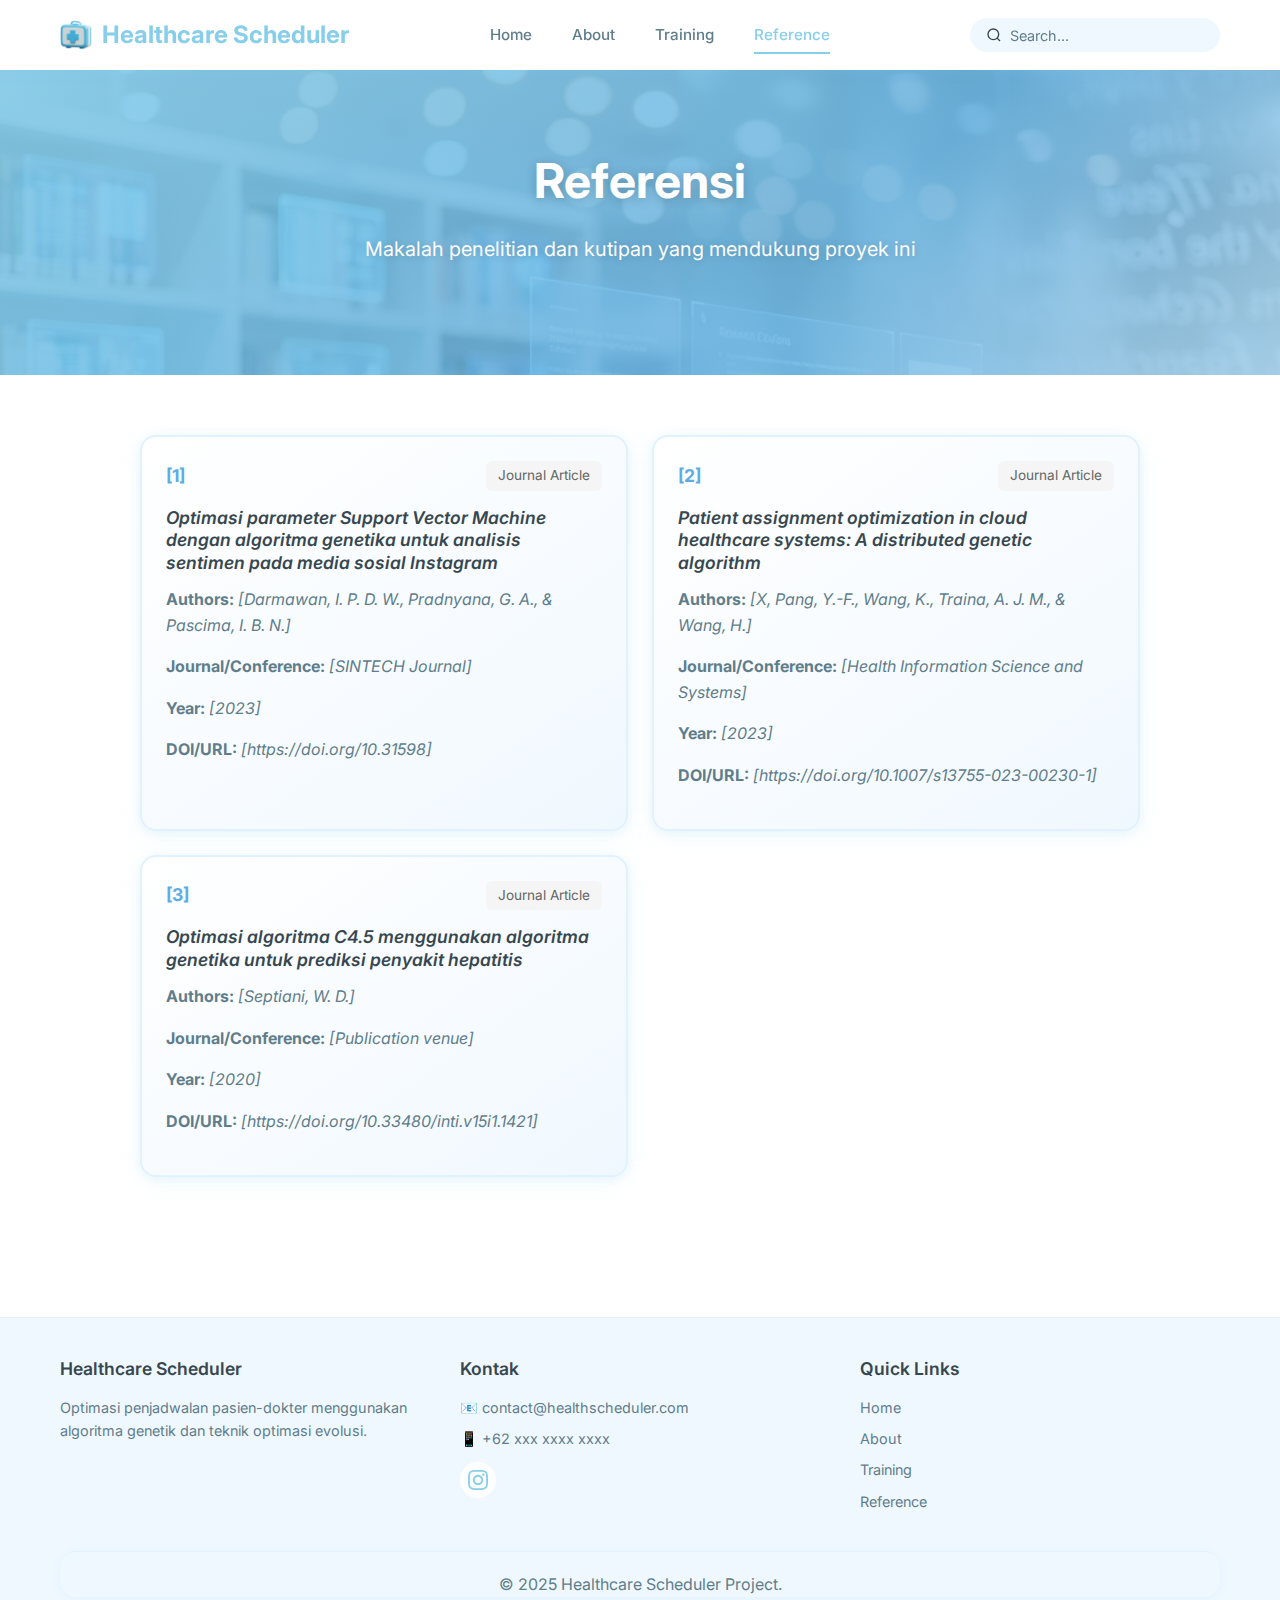
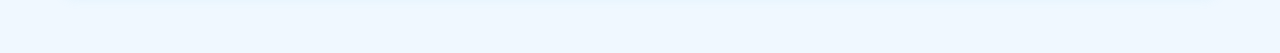
<file: reference.html>
<!DOCTYPE html>
<html lang="en">
  <head>
    <meta charset="UTF-8" />
    <meta name="viewport" content="width=device-width, initial-scale=1.0" />
    <meta name="description" content="Research references and citations" />
    <title>References - Healthcare Scheduler</title>
    <link rel="stylesheet" href="css/halodoc-theme.css" />
  </head>
  <body class="page-reference">
    <!-- ===== Navbar ===== -->
    <nav class="navbar">
      <div class="navbar-container">
        <a href="index.html" class="navbar-logo">
          <img src="images/Logo.png" alt="Logo" style="height: 32px" />
          Healthcare Scheduler
        </a>

        <ul class="navbar-menu">
          <li><a href="index.html">Home</a></li>
          <li><a href="about.html">About</a></li>
          <li><a href="training.html">Training</a></li>
          <li><a href="reference.html">Reference</a></li>
        </ul>

        <div class="navbar-search">
          <svg
            width="18"
            height="18"
            viewBox="0 0 24 24"
            fill="none"
            stroke="currentColor"
            stroke-width="2"
          >
            <circle cx="11" cy="11" r="8"></circle>
            <path d="m21 21-4.35-4.35"></path>
          </svg>
          <input type="text" placeholder="Search..." />
        </div>

        <button class="navbar-toggle">
          <span></span>
          <span></span>
          <span></span>
        </button>
      </div>
    </nav>

    <!-- ===== Page Header ===== -->
    <section class="hero" style="padding: 80px 0">
      <div class="container">
        <h1>Referensi</h1>
        <p>Makalah penelitian dan kutipan yang mendukung proyek ini</p>
      </div>
    </section>

    <!-- ===== References Grid ===== -->
    <section class="section">
      <div class="container">
        <div style="max-width: 1000px; margin: 0 auto">
          <div class="grid grid-2">
            <!-- Reference 1 -->
            <div class="card">
              <div class="flex-between mb-2">
                <span
                  style="color: #5dade2; font-weight: 700; font-size: 1.1rem"
                  >[1]</span
                >
                <span
                  style="
                    background: #f5f5f5;
                    padding: 4px 12px;
                    border-radius: 6px;
                    font-size: 0.85rem;
                    color: #666;
                  "
                  >Journal Article</span
                >
              </div>
              <h3
                class="card-header"
                style="font-size: 1.1rem; margin-bottom: 12px"
              >
                <em
                  >Optimasi parameter Support Vector Machine dengan algoritma
                  genetika untuk analisis sentimen pada media sosial
                  Instagram</em
                >
              </h3>
              <div class="card-body">
                <p>
                  <strong>Authors:</strong>
                  <em
                    >[Darmawan, I. P. D. W., Pradnyana, G. A., & Pascima, I. B.
                    N.]</em
                  >
                </p>
                <p>
                  <strong>Journal/Conference:</strong>
                  <em>[SINTECH Journal]</em>
                </p>
                <p><strong>Year:</strong> <em>[2023]</em></p>
                <p>
                  <strong>DOI/URL:</strong> <em>[https://doi.org/10.31598]</em>
                </p>
              </div>
            </div>

            <!-- Reference 2 -->
            <div class="card">
              <div class="flex-between mb-2">
                <span
                  style="color: #5dade2; font-weight: 700; font-size: 1.1rem"
                  >[2]</span
                >
                <span
                  style="
                    background: #f5f5f5;
                    padding: 4px 12px;
                    border-radius: 6px;
                    font-size: 0.85rem;
                    color: #666;
                  "
                  >Journal Article</span
                >
              </div>
              <h3
                class="card-header"
                style="font-size: 1.1rem; margin-bottom: 12px"
              >
                <em
                  >Patient assignment optimization in cloud healthcare systems:
                  A distributed genetic algorithm</em
                >
              </h3>
              <div class="card-body">
                <p>
                  <strong>Authors:</strong>
                  <em
                    >[X, Pang, Y.-F., Wang, K., Traina, A. J. M., & Wang,
                    H.]</em
                  >
                </p>
                <p>
                  <strong>Journal/Conference:</strong>
                  <em>[Health Information Science and Systems]</em>
                </p>
                <p><strong>Year:</strong> <em>[2023]</em></p>
                <p>
                  <strong>DOI/URL:</strong>
                  <em>[https://doi.org/10.1007/s13755-023-00230-1]</em>
                </p>
              </div>
            </div>

            <!-- Reference 3 -->
            <div class="card">
              <div class="flex-between mb-2">
                <span
                  style="color: #5dade2; font-weight: 700; font-size: 1.1rem"
                  >[3]</span
                >
                <span
                  style="
                    background: #f5f5f5;
                    padding: 4px 12px;
                    border-radius: 6px;
                    font-size: 0.85rem;
                    color: #666;
                  "
                  >Journal Article</span
                >
              </div>
              <h3
                class="card-header"
                style="font-size: 1.1rem; margin-bottom: 12px"
              >
                <em
                  >Optimasi algoritma C4.5 menggunakan algoritma genetika untuk
                  prediksi penyakit hepatitis</em
                >
              </h3>
              <div class="card-body">
                <p><strong>Authors:</strong> <em>[Septiani, W. D.]</em></p>
                <p>
                  <strong>Journal/Conference:</strong>
                  <em>[Publication venue]</em>
                </p>
                <p><strong>Year:</strong> <em>[2020]</em></p>
                <p>
                  <strong>DOI/URL:</strong>
                  <em>[https://doi.org/10.33480/inti.v15i1.1421]</em>
                </p>
              </div>
            </div>
          </div>
        </div>
      </div>
    </section>

    <!-- ===== Footer ===== -->
    <footer class="footer">
      <div class="footer-container">
        <div class="footer-content">
          <div class="footer-section">
            <h4>Healthcare Scheduler</h4>
            <p>
              Optimasi penjadwalan pasien-dokter menggunakan algoritma genetik
              dan teknik optimasi evolusi.
            </p>
          </div>

          <div class="footer-section">
            <h4>Kontak</h4>
            <p>📧 contact@healthscheduler.com</p>
            <p>📱 +62 xxx xxxx xxxx</p>
            <div class="footer-social">
              <a href="#" title="Instagram">
                <svg
                  width="20"
                  height="20"
                  viewBox="0 0 24 24"
                  fill="currentColor"
                >
                  <path
                    d="M12 2.163c3.204 0 3.584.012 4.85.07 3.252.148 4.771 1.691 4.919 4.919.058 1.265.069 1.645.069 4.849 0 3.205-.012 3.584-.069 4.849-.149 3.225-1.664 4.771-4.919 4.919-1.266.058-1.644.07-4.85.07-3.204 0-3.584-.012-4.849-.07-3.26-.149-4.771-1.699-4.919-4.92-.058-1.265-.07-1.644-.07-4.849 0-3.204.013-3.583.07-4.849.149-3.227 1.664-4.771 4.919-4.919 1.266-.057 1.645-.069 4.849-.069zm0-2.163c-3.259 0-3.667.014-4.947.072-4.358.2-6.78 2.618-6.98 6.98-.059 1.281-.073 1.689-.073 4.948 0 3.259.014 3.668.072 4.948.2 4.358 2.618 6.78 6.98 6.98 1.281.058 1.689.072 4.948.072 3.259 0 3.668-.014 4.948-.072 4.354-.2 6.782-2.618 6.979-6.98.059-1.28.073-1.689.073-4.948 0-3.259-.014-3.667-.072-4.947-.196-4.354-2.617-6.78-6.979-6.98-1.281-.059-1.69-.073-4.949-.073zm0 5.838c-3.403 0-6.162 2.759-6.162 6.162s2.759 6.163 6.162 6.163 6.162-2.759 6.162-6.163c0-3.403-2.759-6.162-6.162-6.162zm0 10.162c-2.209 0-4-1.79-4-4 0-2.209 1.791-4 4-4s4 1.791 4 4c0 2.21-1.791 4-4 4zm6.406-11.845c-.796 0-1.441.645-1.441 1.44s.645 1.44 1.441 1.44c.795 0 1.439-.645 1.439-1.44s-.644-1.44-1.439-1.44z"
                  />
                </svg>
              </a>
            </div>
          </div>

          <div class="footer-section">
            <h4>Quick Links</h4>
            <p><a href="index.html">Home</a></p>
            <p><a href="about.html">About</a></p>
            <p><a href="training.html">Training</a></p>
            <p><a href="reference.html">Reference</a></p>
          </div>
        </div>

        <div class="footer-bottom">
          <p>&copy; 2025 Healthcare Scheduler Project.</p>
        </div>
      </div>
    </footer>

    <script src="js/main.js"></script>
  </body>
</html>
</file>
<file: css/halodoc-theme.css>
/* =====================================================
   Light Medical Blue - Soft & Clean Theme
   Baby Blue #87CEEB → Sky Blue #A7D8F0 → Powder Blue #B0E0E6
   Fresh, Clean, Soft Medical Aesthetic
   ===================================================== */

@import url("https://fonts.googleapis.com/css2?family=Inter:wght@300;400;500;600;700&display=swap");

/* ===== CSS Variables - Light Blue Theme ===== */
:root {
  /* Primary Light Blues */
  --halodoc-red: #87CEEB;
  --halodoc-red-dark: #5DADE2;
  --halodoc-red-light: #B0E0E6;
  
  /* Backgrounds */
  --white: #ffffff;
  --gray-light: #F0F8FF;
  --gray-medium: #E0F2FF;
  --gray-text: #607D8B;
  --gray-dark: #37474F;
  
  /* Modern Shadows with Light Blue Tint */
  --shadow-sm: 0 2px 12px rgba(135, 206, 235, 0.12);
  --shadow-md: 0 4px 24px rgba(135, 206, 235, 0.16);
  --shadow-lg: 0 8px 40px rgba(135, 206, 235, 0.20);
  --shadow-3d: 0 12px 48px rgba(176, 224, 230, 0.28), 
               0 4px 16px rgba(135, 206, 235, 0.18);
  
  /* Gradients - Soft & Light */
  --gradient-primary: linear-gradient(135deg, #B0E0E6 0%, #87CEEB 50%, #5DADE2 100%);
  --gradient-light: linear-gradient(135deg, #F0F8FF 0%, #E0F2FF 100%);
  --gradient-card: linear-gradient(145deg, #ffffff 0%, #F0F8FF 100%);
  
  /* Modern Settings */
  --border-radius: 16px;
  --border-radius-sm: 10px;
  --transition: all 0.4s cubic-bezier(0.4, 0, 0.2, 1);
}

/* ===== Global Styles ===== */
* {
  margin: 0;
  padding: 0;
  box-sizing: border-box;
}

body {
  font-family: "Inter", -apple-system, BlinkMacSystemFont, "Segoe UI",
    sans-serif;
  color: var(--gray-dark);
  background: #ffffff;
  line-height: 1.6;
  overflow-x: hidden;
}

h1,
h2,
h3,
h4,
h5,
h6 {
  font-weight: 600;
  line-height: 1.3;
  color: var(--gray-dark);
}

h1 {
  font-size: 2.5rem;
}
h2 {
  font-size: 2rem;
}
h3 {
  font-size: 1.5rem;
}
h4 {
  font-size: 1.25rem;
}

p {
  color: var(--gray-text);
  margin-bottom: 1rem;
}

a {
  text-decoration: none;
  color: inherit;
  transition: var(--transition);
}

/* ===== Container & Layout ===== */
.container {
  max-width: 1200px;
  margin: 0 auto;
  padding: 0 20px;
}

.container-fluid {
  width: 100%;
  padding: 0 20px;
}

.section {
  padding: 60px 0;
}

.section-sm {
  padding: 40px 0;
}

.bg-light {
  background: linear-gradient(180deg, #F0F8FF 0%, #ffffff 100%);
}

/* ===== Navbar ===== */
.navbar {
  background: var(--white);
  box-shadow: var(--shadow-sm);
  position: sticky;
  top: 0;
  z-index: 1000;
  transition: var(--transition);
}

.navbar-container {
  display: flex;
  justify-content: space-between;
  align-items: center;
  padding: 16px 20px;
  max-width: 1200px;
  margin: 0 auto;
}

.navbar-logo {
  display: flex;
  align-items: center;
  gap: 10px;
  font-size: 1.5rem;
  font-weight: 700;
  color: var(--halodoc-red);
}

.navbar-logo svg {
  width: 32px;
  height: 32px;
}

.navbar-menu {
  display: flex;
  list-style: none;
  gap: 40px;
  align-items: center;
}

.navbar-menu a {
  color: var(--gray-text);
  font-weight: 500;
  font-size: 0.95rem;
  padding: 8px 0;
  border-bottom: 2px solid transparent;
  transition: var(--transition);
}

.navbar-menu a:hover,
.navbar-menu a.active {
  color: var(--halodoc-red);
  border-bottom-color: var(--halodoc-red);
}

.navbar-search {
  display: flex;
  align-items: center;
  background: var(--gray-light);
  border-radius: 24px;
  padding: 8px 16px;
  gap: 8px;
  max-width: 250px;
}

.navbar-search input {
  border: none;
  background: transparent;
  outline: none;
  font-family: "Inter", sans-serif;
  font-size: 0.9rem;
  width: 100%;
  color: var(--gray-dark);
}

.navbar-search input::placeholder {
  color: var(--gray-text);
}

.navbar-toggle {
  display: none;
  flex-direction: column;
  gap: 5px;
  cursor: pointer;
  background: none;
  border: none;
  padding: 8px;
}

.navbar-toggle span {
  width: 25px;
  height: 3px;
  background: var(--halodoc-red);
  border-radius: 2px;
  transition: var(--transition);
}

/* ===== Buttons ===== */
.btn {
  display: inline-block;
  padding: 12px 32px;
  border-radius: var(--border-radius-sm);
  font-weight: 600;
  font-size: 1rem;
  cursor: pointer;
  border: none;
  transition: var(--transition);
  text-align: center;
}

.btn-primary {
  background: var(--halodoc-red);
  color: var(--white);
}

.btn-primary:hover {
  background: var(--halodoc-red-dark);
  transform: translateY(-2px);
  box-shadow: var(--shadow-md);
}

.btn-secondary {
  background: var(--gray-light);
  color: var(--gray-dark);
}

.btn-secondary:hover {
  background: var(--gray-medium);
}

.btn-outline {
  background: transparent;
  color: var(--halodoc-red);
  border: 2px solid var(--halodoc-red);
}

.btn-outline:hover {
  background: var(--halodoc-red);
  color: var(--white);
}

.btn-lg {
  padding: 16px 48px;
  font-size: 1.1rem;
}

.btn-sm {
  padding: 8px 20px;
  font-size: 0.9rem;
}

/* ===== Cards ===== */
.card {
  background: linear-gradient(145deg, #ffffff 0%, #F0F8FF 100%);
  border: 2px solid #E0F2FF;
  border-radius: var(--border-radius);
  padding: 24px;
  box-shadow: 0 4px 20px rgba(135, 206, 235, 0.15), 
              0 2px 8px rgba(135, 206, 235, 0.1);
  transition: var(--transition);
  position: relative;
}

.card:hover {
  box-shadow: 0 8px 32px rgba(135, 206, 235, 0.25), 
              0 4px 16px rgba(135, 206, 235, 0.15);
  transform: translateY(-4px);
  border-color: #87CEEB;
}

.mb-3 {
  margin-bottom: 30px;
}

.card-header {
  font-size: 1.25rem;
  font-weight: 600;
  margin-bottom: 16px;
  color: var(--gray-dark);
}

.card-body {
  color: var(--gray-text);
}

.card-icon {
  width: 48px;
  height: 48px;
  background: var(--gray-light);
  border-radius: 12px;
  display: flex;
  align-items: center;
  justify-content: center;
  margin-bottom: 16px;
  color: var(--halodoc-red);
  font-size: 1.5rem;
}

/* ===== Forms ===== */
.form-group {
  margin-bottom: 20px;
}

.form-label {
  display: block;
  margin-bottom: 8px;
  font-weight: 500;
  color: var(--gray-dark);
  font-size: 0.95rem;
}

.form-input,
.form-select,
.form-textarea {
  width: 100%;
  padding: 12px 16px;
  border: 2px solid var(--gray-medium);
  border-radius: var(--border-radius-sm);
  font-family: "Inter", sans-serif;
  font-size: 0.95rem;
  color: var(--gray-dark);
  transition: var(--transition);
  background: var(--white);
}

.form-input:focus,
.form-select:focus,
.form-textarea:focus {
  outline: none;
  border-color: var(--halodoc-red);
  box-shadow: 0 0 0 3px rgba(216, 18, 42, 0.1);
}

.form-checkbox {
  display: flex;
  align-items: center;
  gap: 10px;
  cursor: pointer;
}

.form-checkbox input[type="checkbox"] {
  width: 18px;
  height: 18px;
  cursor: pointer;
  accent-color: var(--halodoc-red);
}

/* ===== Grid System ===== */
.grid {
  display: grid;
  gap: 24px;
}

.grid-2 {
  grid-template-columns: repeat(2, 1fr);
}
.grid-3 {
  grid-template-columns: repeat(3, 1fr);
}
.grid-4 {
  grid-template-columns: repeat(4, 1fr);
}

/* ===== Footer ===== */
.footer {
  background: var(--gray-light);
  padding: 40px 0;
  margin-top: 80px;
  border-top: 1px solid var(--gray-medium);
}

.footer-container {
  max-width: 1200px;
  margin: 0 auto;
  padding: 0 20px;
}

.footer-content {
  display: grid;
  grid-template-columns: repeat(3, 1fr);
  gap: 40px;
  margin-bottom: 30px;
}

.footer-section h4 {
  font-size: 1.1rem;
  margin-bottom: 16px;
  color: var(--gray-dark);
}

.footer-section p,
.footer-section a {
  color: var(--gray-text);
  font-size: 0.9rem;
  margin-bottom: 8px;
}

.footer-section a:hover {
  color: var(--halodoc-red);
}

.footer-social {
  display: flex;
  gap: 16px;
  margin-top: 12px;
}

.footer-social a {
  width: 36px;
  height: 36px;
  background: var(--white);
  border-radius: 50%;
  display: flex;
  align-items: center;
  justify-content: center;
  color: var(--halodoc-red);
  transition: var(--transition);
}

.footer-social a:hover {
  background: var(--halodoc-red);
  color: var(--white);
}

.footer-bottom {
  text-align: center;
  padding-top: 20px;
  border-top: 1px solid var(--gray-medium);
  color: var(--gray-text);
  border-radius: var(--border-radius);
  box-shadow: var(--shadow-sm);
}

.table {
  width: 100%;
  border-collapse: collapse;
  background: var(--white);
}

.table th {
  background: var(--gray-light);
  color: var(--gray-dark);
  font-weight: 600;
  padding: 16px;
  text-align: left;
  border-bottom: 2px solid var(--gray-medium);
}

.table td {
  padding: 14px 16px;
  border-bottom: 1px solid var(--gray-light);
  color: var(--gray-text);
}

.table tr:hover {
  background: var(--gray-light);
}

/* ===== Utilities ===== */
.text-center {
  text-align: center;
}
.text-left {
  text-align: left;
}
.text-right {
  text-align: right;
}

.mt-1 {
  margin-top: 8px;
}
.mt-2 {
  margin-top: 16px;
}
.mt-3 {
  margin-top: 24px;
}
.mt-4 {
  margin-top: 32px;
}

.mb-1 {
  margin-bottom: 8px;
}
.mb-2 {
  margin-bottom: 16px;
}
.mb-3 {
  margin-bottom: 24px;
}
.mb-4 {
  margin-bottom: 32px;
}

.flex {
  display: flex;
}
.flex-center {
  display: flex;
  align-items: center;
  justify-content: center;
}
.flex-between {
  display: flex;
  align-items: center;
  justify-content: space-between;
}
.gap-1 {
  gap: 8px;
}
.gap-2 {
  gap: 16px;
}
.gap-3 {
  gap: 24px;
}

.text-red {
  color: var(--halodoc-red);
}
.text-gray {
  color: var(--gray-text);
}
.bg-light {
  background: var(--gray-light);
}

.hidden {
  display: none;
}

/* ===== Loading Spinner ===== */
.spinner {
  border: 4px solid var(--gray-light);
  border-top: 4px solid var(--halodoc-red);
  border-radius: 50%;
  width: 40px;
  height: 40px;
  animation: spin 1s linear infinite;
  margin: 20px auto;
}

@keyframes spin {
  0% {
    transform: rotate(0deg);
  }
  100% {
    transform: rotate(360deg);
  }
}

/* ===== Search Highlighting ===== */
.search-highlight {
    background-color: #FFEB3B;
    color: #333;
    padding: 2px 4px;
    border-radius: 3px;
    font-weight: 500;
    transition: var(--transition);
}

.search-highlight-active {
    background-color: #FFC107;
    box-shadow: 0 0 0 3px rgba(255, 193, 7, 0.3);
}

.search-notification {
    background: var(--halodoc-red);
    color: white;
    padding: 12px 20px;
    text-align: center;
    font-size: 0.95rem;
    box-shadow: var(--shadow-md);
    position: sticky;
    top: 70px;
    z-index: 999;
    animation: slideDown 0.3s ease;
}

@keyframes slideDown {
    from {
        transform: translateY(-100%);
        opacity: 0;
    }
    to {
        transform: translateY(0);
        opacity: 1;
    }
}

/* ===== Responsive Design ===== */
@media (max-width: 992px) {
  .grid-3 {
    grid-template-columns: repeat(2, 1fr);
  }
  .grid-4 {
    grid-template-columns: repeat(2, 1fr);
  }
  .footer-content {
    grid-template-columns: repeat(2, 1fr);
  }

  h1 {
    font-size: 2rem;
  }
  .hero h1 {
    font-size: 2.5rem;
  }
}

@media (max-width: 768px) {
  .navbar-menu {
    position: fixed;
    left: -100%;
    top: 70px;
    flex-direction: column;
    background: var(--white);
    width: 100%;
    text-align: center;
    transition: var(--transition);
    box-shadow: var(--shadow-md);
    padding: 20px 0;
    gap: 20px;
  }

  .navbar-menu.active {
    left: 0;
  }

  .navbar-search {
    margin-left: auto;
    max-width: 180px;
  }

  .navbar-toggle {
    display: flex;
  }

  .grid-2,
  .grid-3,
  .grid-4 {
    grid-template-columns: 1fr;
  }

  .footer-content {
    grid-template-columns: 1fr;
  }

  .section {
    padding: 50px 0;
  }

  .hero {
    padding: 60px 0;
  }

  .hero h1 {
    font-size: 2rem;
  }

  .hero p {
    font-size: 1rem;
  }
}

@media (max-width: 480px) {
  .navbar-search {
    display: none;
  }

  .btn-lg {
    padding: 14px 32px;
    font-size: 1rem;
  }
}

/* ===== Hero Section with Background Image ===== */
.hero {
  background:
    linear-gradient(135deg, rgba(135, 206, 235, 0.9) 0%, rgba(93, 173, 226, 0.75) 50%, rgba(255, 255, 255, 0.85) 100%),
    url('../images/hero-bg.png');
  background-size: cover;
  background-position: center;
  background-attachment: fixed;
  padding: 120px 0;
  text-align: center;
  color: var(--white);
  position: relative;
  overflow: hidden;
}

.hero::before {
  content: '';
  position: absolute;
  top: 0;
  left: 0;
  right: 0;
  bottom: 0;
  background: linear-gradient(135deg, rgba(135, 206, 235, 0.2) 0%, rgba(93, 173, 226, 0.1) 100%);
  pointer-events: none;
}

.hero * {
  position: relative;
  z-index: 1;
}

.hero h1 {
  font-size: 3rem;
  margin-bottom: 20px;
  color: var(--white);
  font-weight: 700;
  text-shadow: 0 2px 12px rgba(0, 0, 0, 0.2);
}

.hero p {
  font-size: 1.25rem;
  margin-bottom: 30px;
  color: var(--white);
  opacity: 0.98;
  text-shadow: 0 1px 8px rgba(0, 0, 0, 0.15);
}

.hero .btn {
  margin: 0 10px;
  box-shadow: 0 4px 16px rgba(0, 0, 0, 0.15);
}

/* ===== Page-Specific Hero Backgrounds ===== */
.page-home .hero {
  background:
    linear-gradient(135deg, rgba(135, 206, 235, 0.9) 0%, rgba(93, 173, 226, 0.75) 50%, rgba(255, 255, 255, 0.85) 100%),
    url('../images/hero-bg.png');
  background-size: cover;
  background-position: center;
  background-attachment: fixed;
}

.page-about .hero {
  background:
    linear-gradient(135deg, rgba(135, 206, 235, 0.9) 0%, rgba(93, 173, 226, 0.75) 50%, rgba(255, 255, 255, 0.85) 100%),
    url('../images/about-bg.png');
  background-size: cover;
  background-position: center;
  background-attachment: fixed;
}

.page-training .hero {
  background:
    linear-gradient(135deg, rgba(135, 206, 235, 0.9) 0%, rgba(93, 173, 226, 0.75) 50%, rgba(255, 255, 255, 0.85) 100%),
    url('../images/training-bg.png');
  background-size: cover;
  background-position: center;
  background-attachment: fixed;
}

.page-reference .hero {
  background:
    linear-gradient(135deg, rgba(135, 206, 235, 0.9) 0%, rgba(93, 173, 226, 0.75) 50%, rgba(255, 255, 255, 0.85) 100%),
    url('../images/reference-bg.png');
  background-size: cover;
  background-position: center;
  background-attachment: fixed;
}
</file>
